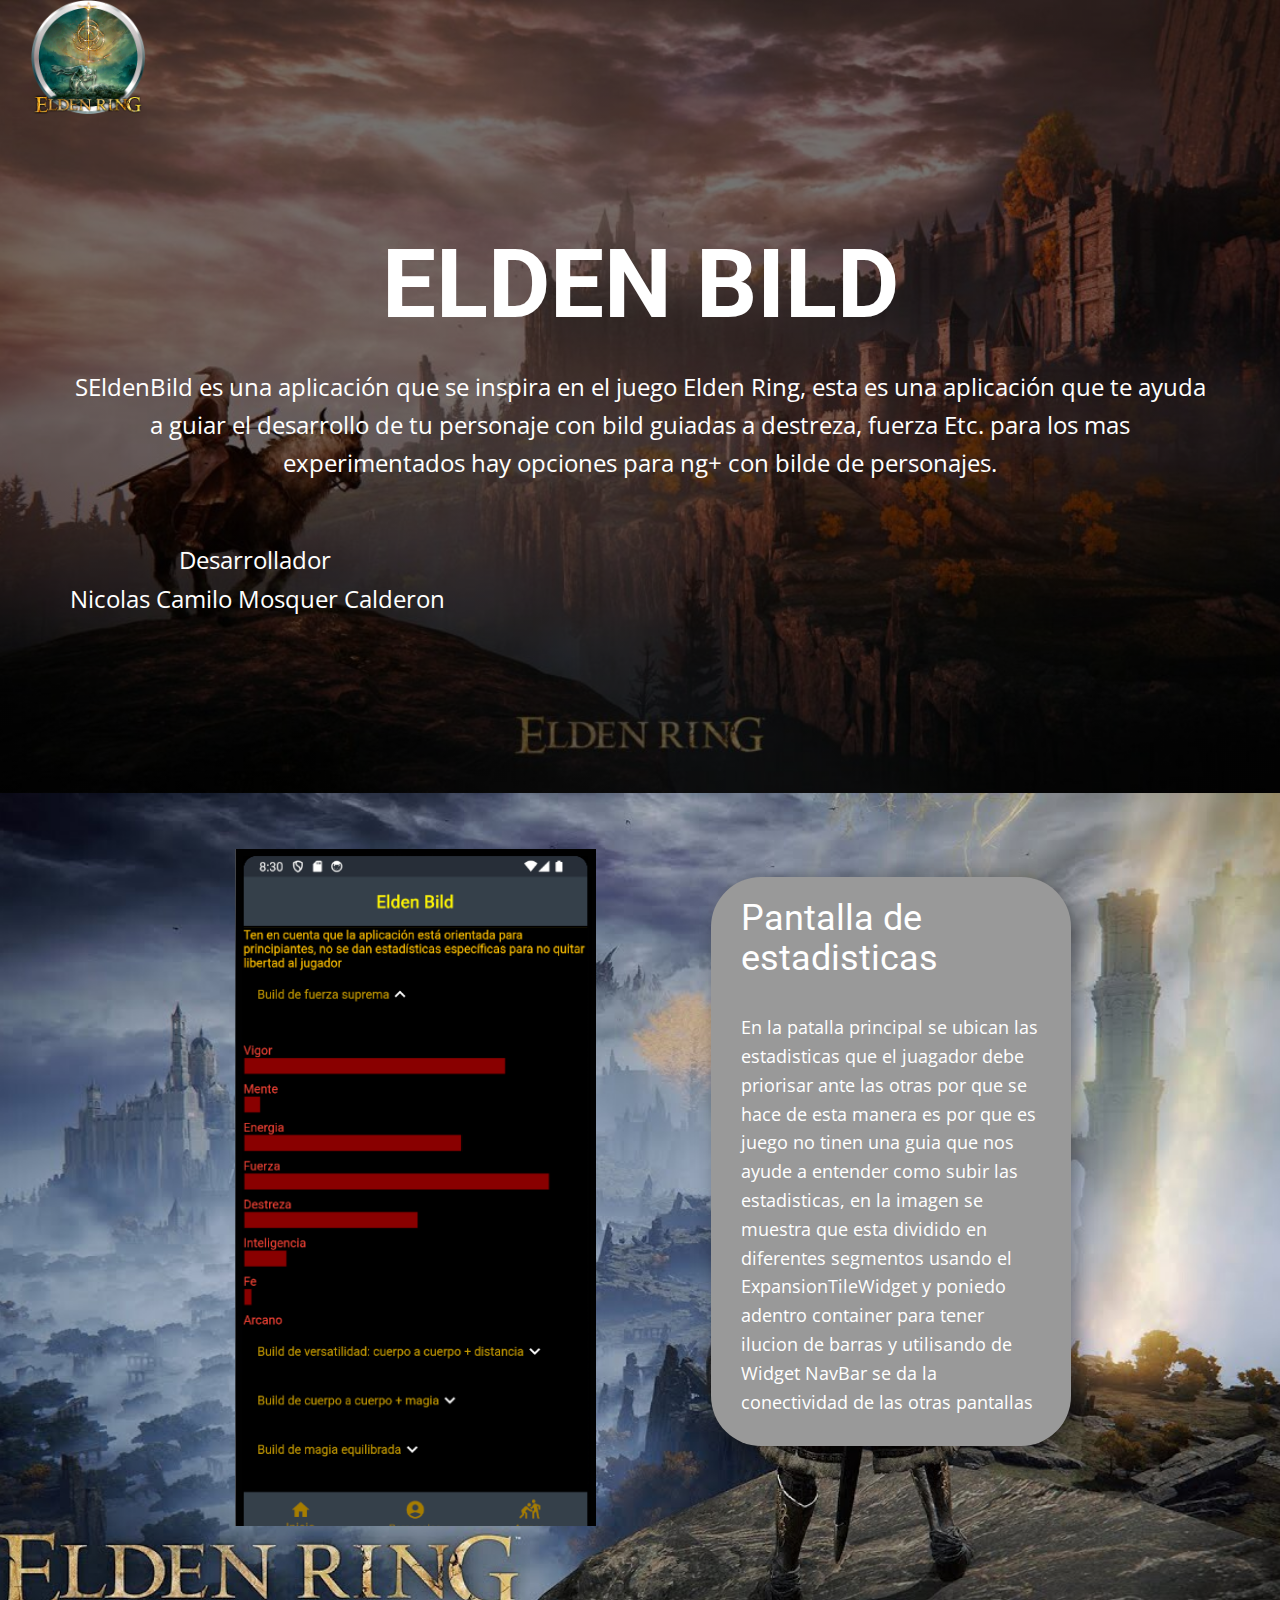
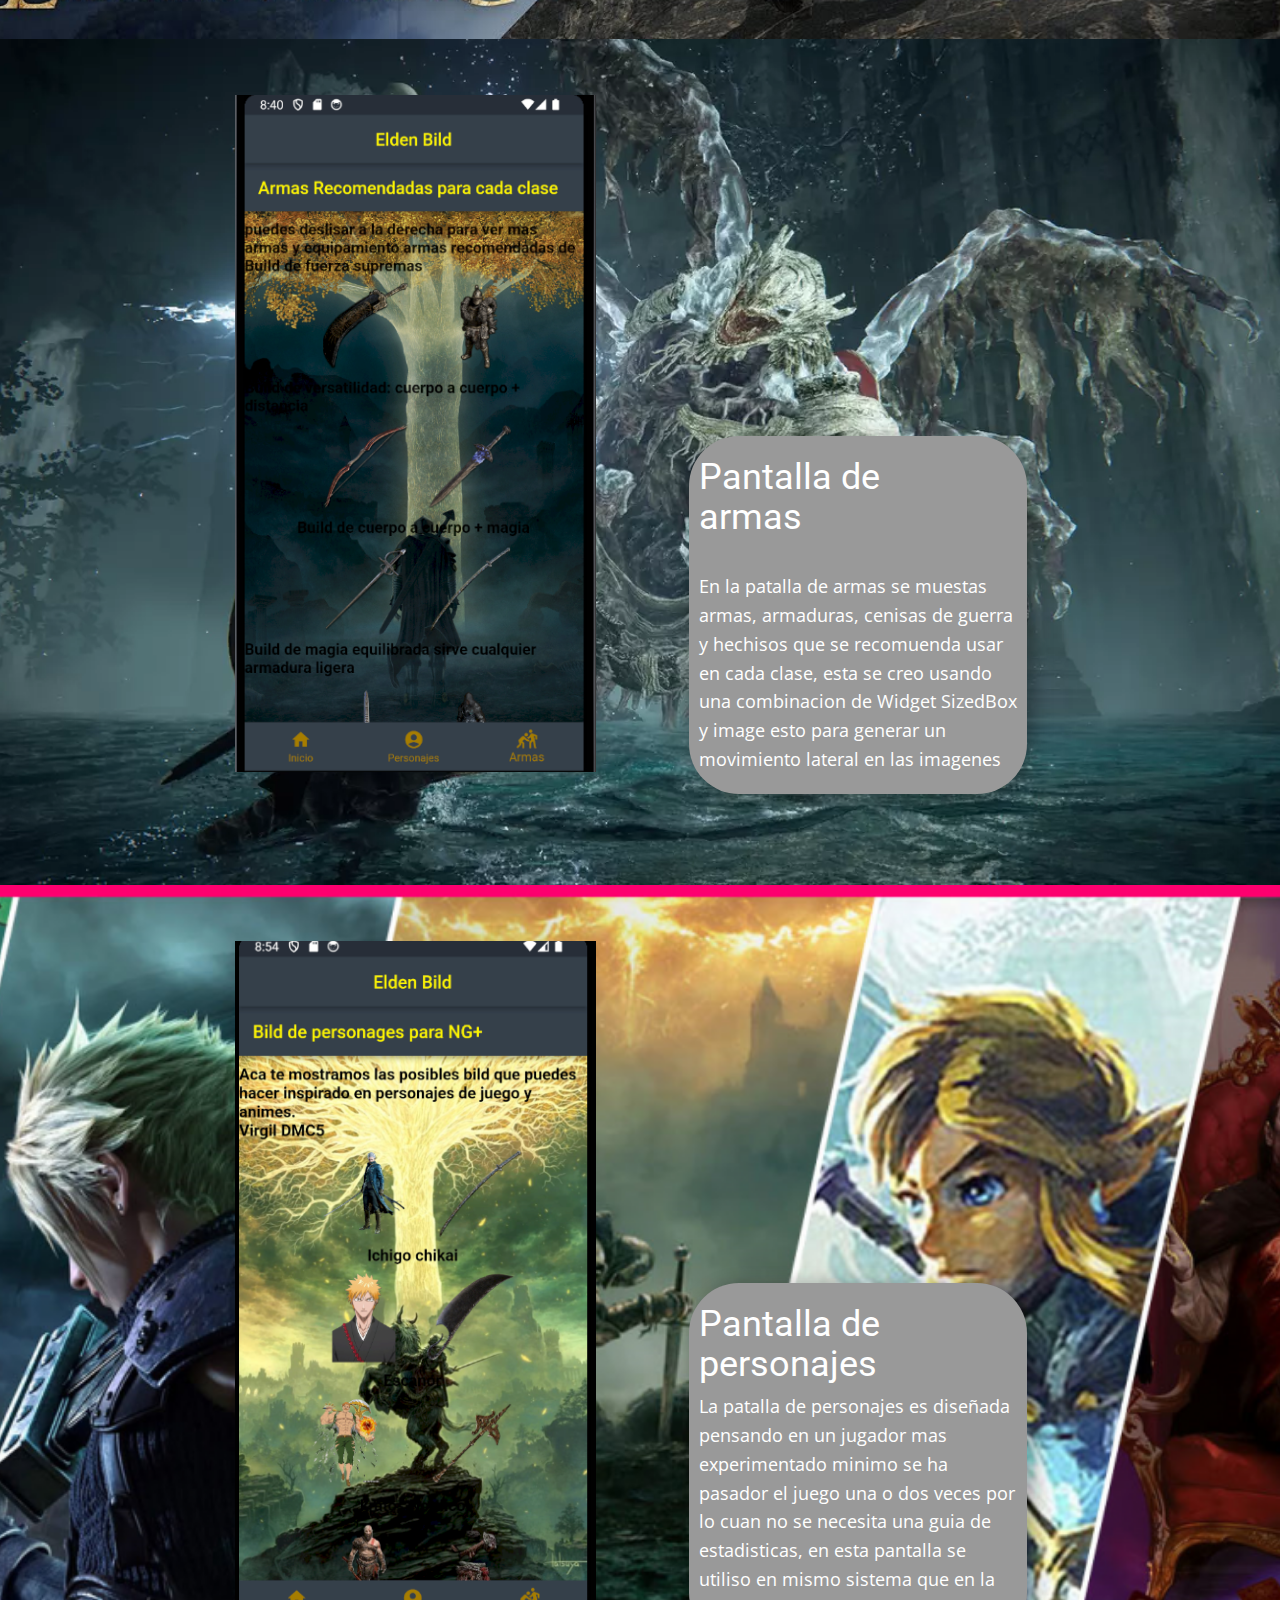
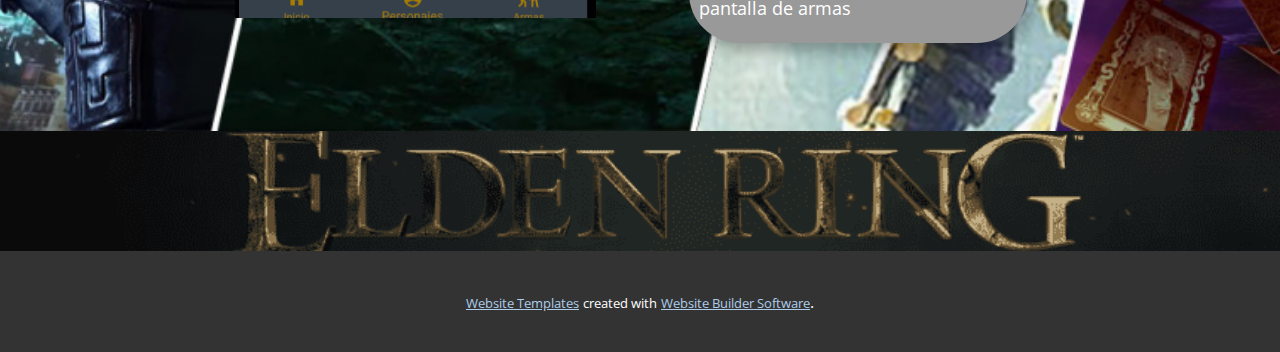
<file: index.html>
<!DOCTYPE html>
<html style="font-size: 16px;" lang="es"><head>
    <meta name="viewport" content="width=device-width, initial-scale=1.0">
    <meta charset="utf-8">
    <meta name="keywords" content="">
    <meta name="description" content="">
    <title>Casa</title>
    <link rel="stylesheet" href="nicepage.css" media="screen">
<link rel="stylesheet" href="Casa.css" media="screen">
    <script class="u-script" type="text/javascript" src="jquery.js" defer=""></script>
    <script class="u-script" type="text/javascript" src="nicepage.js" defer=""></script>
    <meta name="generator" content="Nicepage 5.20.7, nicepage.com">
    <link id="u-theme-google-font" rel="stylesheet" href="https://fonts.googleapis.com/css?family=Roboto:100,100i,300,300i,400,400i,500,500i,700,700i,900,900i|Open+Sans:300,300i,400,400i,500,500i,600,600i,700,700i,800,800i">
    
    
    
    
    
    
    <script type="application/ld+json">{
		"@context": "http://schema.org",
		"@type": "Organization",
		"name": "Elden Bild",
		"logo": "images/elden_ring_by_pooterman_df0orkx-fullview.png"
}</script>
    <meta name="theme-color" content="#478ac9">
    <meta property="og:title" content="Casa">
    <meta property="og:description" content="">
    <meta property="og:type" content="website">
  <meta data-intl-tel-input-cdn-path="intlTelInput/"></head>
  <body data-home-page="Casa.html" data-home-page-title="Casa" data-path-to-root="./" data-include-products="false" class="u-body u-overlap u-xl-mode" data-lang="es"><header class="u-clearfix u-header u-header" id="sec-1ef9"><div class="u-clearfix u-sheet u-sheet-1">
        <a href="https://nicepage.com" class="u-image u-logo u-image-1" data-image-width="512" data-image-height="512">
          <img src="images/elden_ring_by_pooterman_df0orkx-fullview.png" class="u-logo-image u-logo-image-1">
        </a>
      </div></header>
    <section class="u-align-center u-clearfix u-image u-shading u-section-1" src="" data-image-width="1170" data-image-height="658" id="sec-4d8b">
      <div class="u-clearfix u-sheet u-sheet-1">
        <h1 class="u-text u-text-default u-title u-text-1">ELDEN BILD</h1>
        <p class="u-large-text u-text u-text-default u-text-variant u-text-2">S​EldenBild es una aplicación que se inspira en el juego Elden Ring, esta es una aplicación que te ayuda a guiar el desarrollo de tu personaje con bild guiadas a destreza, fuerza Etc. para los mas experimentados hay opciones para ng+ con bilde de personajes.<br>
          <br>
        </p>
        <p class="u-large-text u-text u-text-default u-text-variant u-text-3">Desarrollador&nbsp;<br>Nicolas Camilo Mosquer Calderon
        </p>
      </div>
    </section>
    <section class="u-clearfix u-image u-section-2" id="carousel_c7bb" data-image-width="1280" data-image-height="720">
      <div class="u-clearfix u-sheet u-sheet-1">
        <img class="custom-expanded u-image u-image-1" src="images/pantalladeinicio.png" data-image-width="372" data-image-height="745">
        <div class="custom-expanded u-align-left u-container-style u-grey-40 u-group u-radius-50 u-shape-round u-group-1">
          <div class="u-container-layout u-container-layout-1">
            <h2 class="u-text u-text-1">Pantalla de estadisticas </h2>
            <p class="u-text u-text-2">En la patalla principal se ubican las estadisticas que el juagador debe priorisar ante las otras por que se hace de esta manera es por que es juego no tinen una guia que nos ayude a entender como subir las estadisticas, en la imagen se muestra que esta dividido en diferentes segmentos usando el ExpansionTileWidget y poniedo adentro container para tener ilucion de barras y utilisando de Widget NavBar se da la conectividad de las otras pantallas</p>
          </div>
        </div>
      </div>
    </section>
    <section class="u-clearfix u-image u-section-3" id="sec-6bd4" data-image-width="1366" data-image-height="768">
      <div class="u-clearfix u-sheet u-sheet-1">
        <img class="custom-expanded u-image u-image-1" src="images/pantalla-armas.png" data-image-width="377" data-image-height="735">
        <div class="custom-expanded u-align-left u-container-style u-grey-40 u-group u-radius-50 u-shape-round u-group-1">
          <div class="u-container-layout u-container-layout-1">
            <h2 class="u-text u-text-1">Pantalla de armas&nbsp;</h2>
            <p class="u-text u-text-2">En la patalla de armas se muestas armas, armaduras, cenisas de guerra y hechisos que se recomuenda usar en cada clase, esta se creo usando una combinacion de Widget SizedBox y image esto para generar un movimiento lateral en las imagenes<br>
            </p>
          </div>
        </div>
      </div>
    </section>
    <section class="u-clearfix u-image u-section-4" id="sec-8880" data-image-width="1024" data-image-height="499">
      <div class="u-clearfix u-sheet u-sheet-1">
        <img class="custom-expanded u-image u-image-1" src="images/pantalla-personajes.png" data-image-width="367" data-image-height="723">
        <div class="custom-expanded u-align-left u-container-style u-grey-40 u-group u-radius-50 u-shape-round u-group-1">
          <div class="u-container-layout u-container-layout-1">
            <h2 class="u-text u-text-1">Pantalla de personajes</h2>
            <p class="u-text u-text-2">La patalla de personajes es diseñada pensando en un jugador mas experimentado minimo se ha pasador el juego una o dos veces por lo cuan no se necesita una guia de estadisticas, en esta pantalla se utiliso en mismo sistema que en la pantalla de armas<br>
            </p>
          </div>
        </div>
      </div>
    </section>
    
    
    
    <footer class="u-align-center u-clearfix u-container-align-center u-footer u-image u-footer" id="sec-b8ff" data-image-width="862" data-image-height="485"><div class="u-clearfix u-sheet u-sheet-1"></div></footer>
    <section class="u-backlink u-clearfix u-grey-80">
      <a class="u-link" href="https://nicepage.com/website-templates" target="_blank">
        <span>Website Templates</span>
      </a>
      <p class="u-text">
        <span>created with</span>
      </p>
      <a class="u-link" href="" target="_blank">
        <span>Website Builder Software</span>
      </a>. 
    </section>
  
</body></html>
</file>
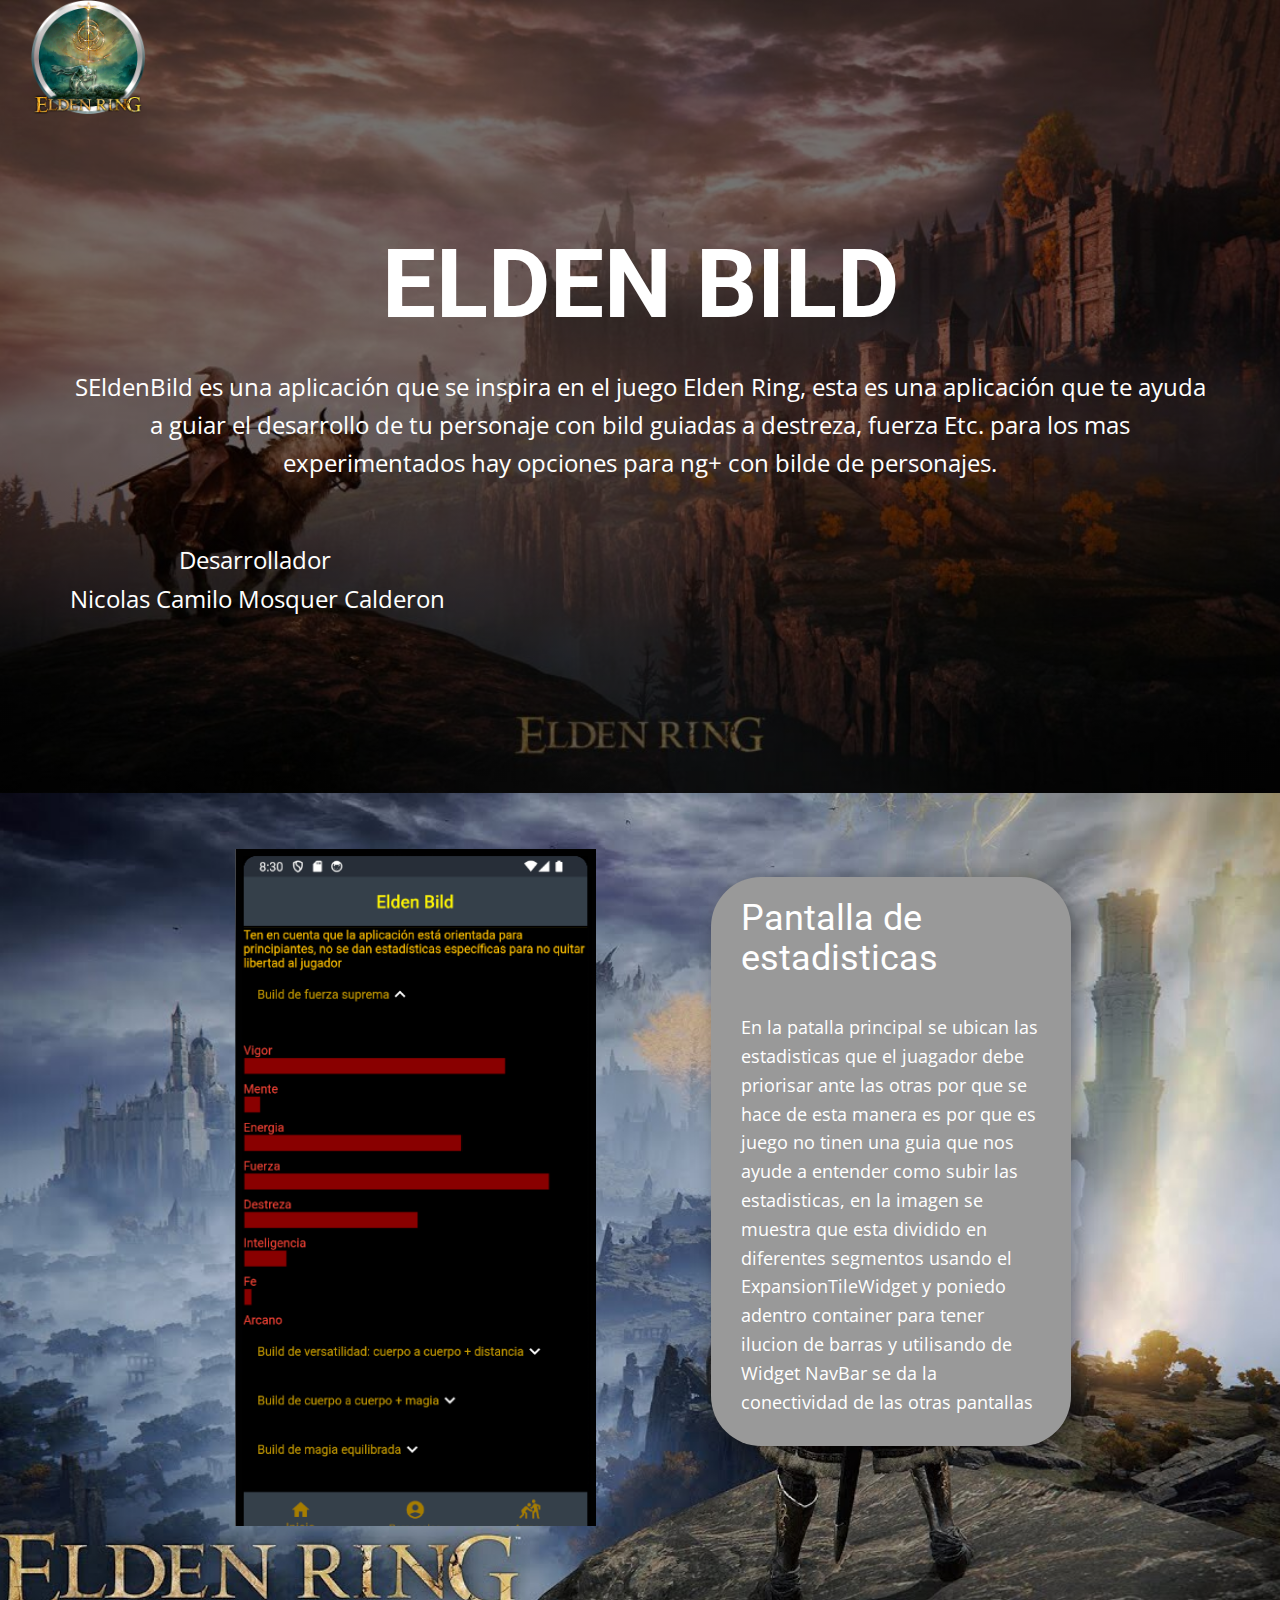
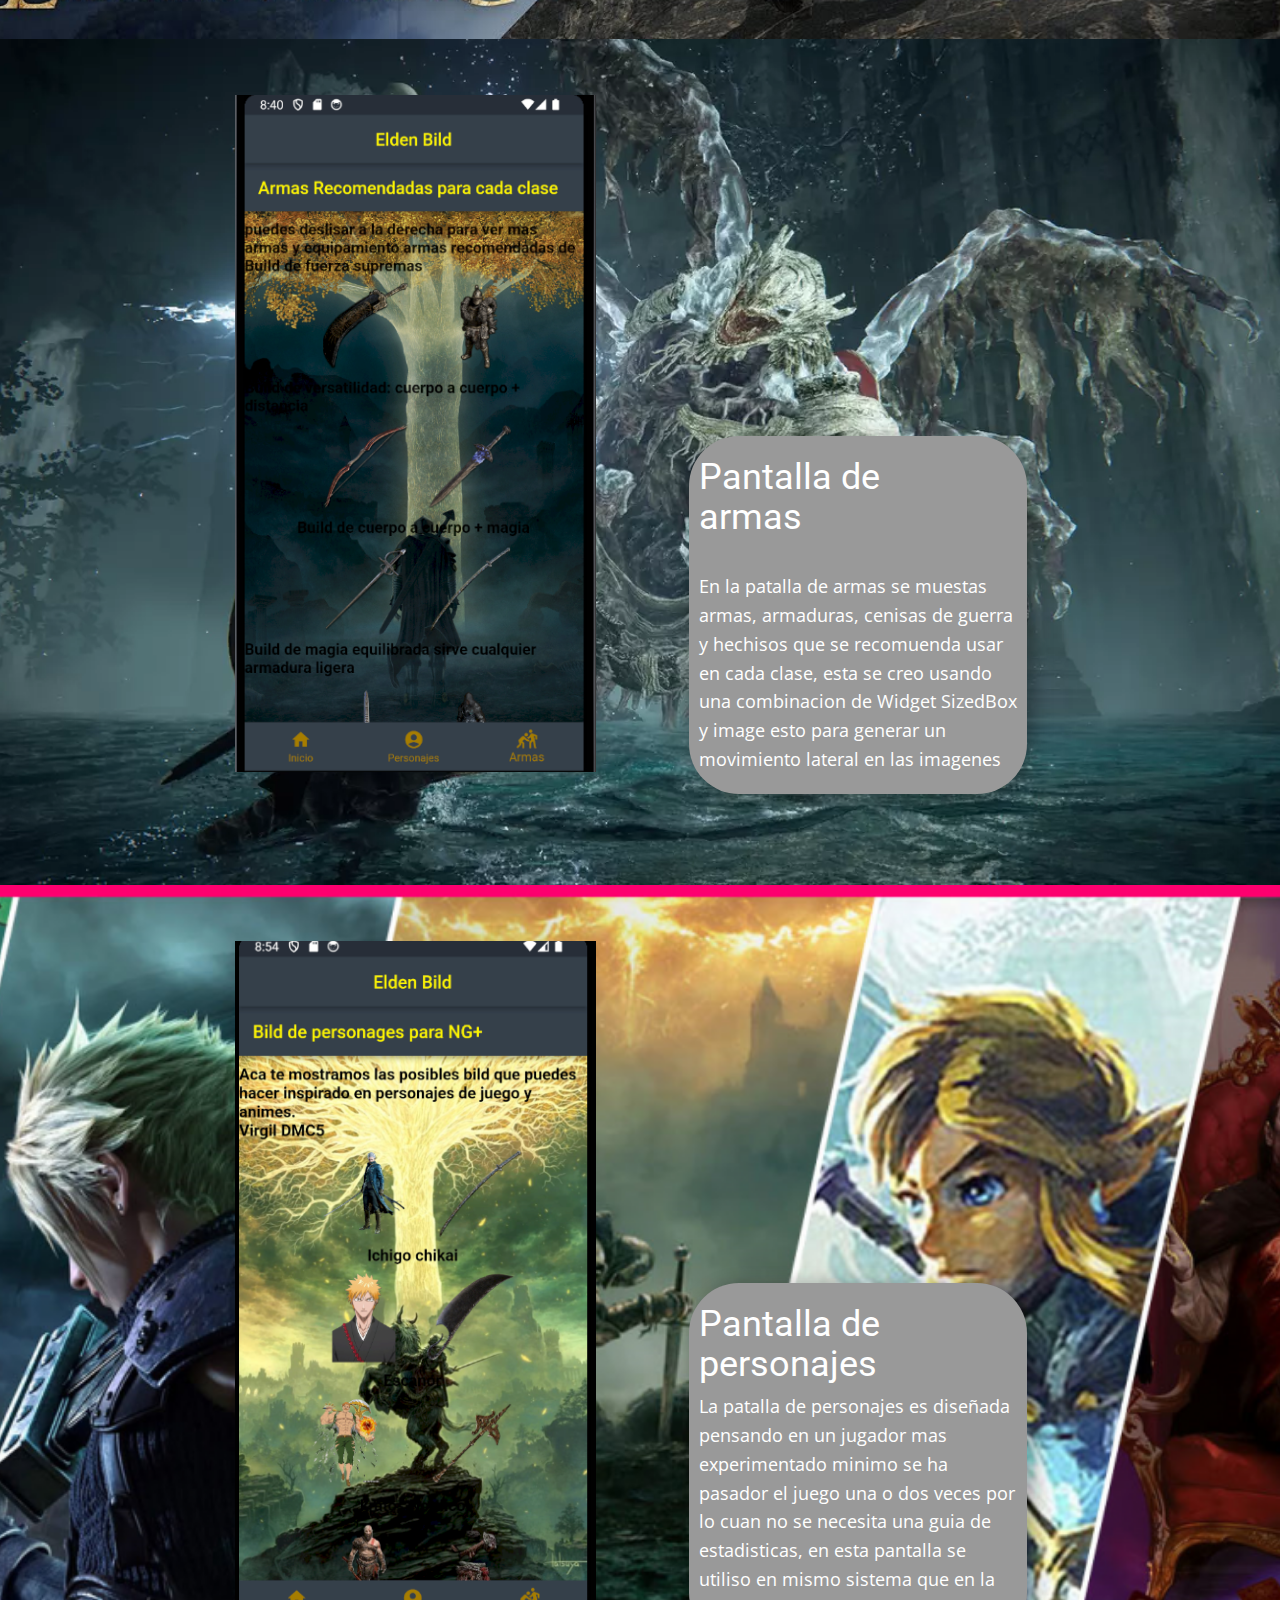
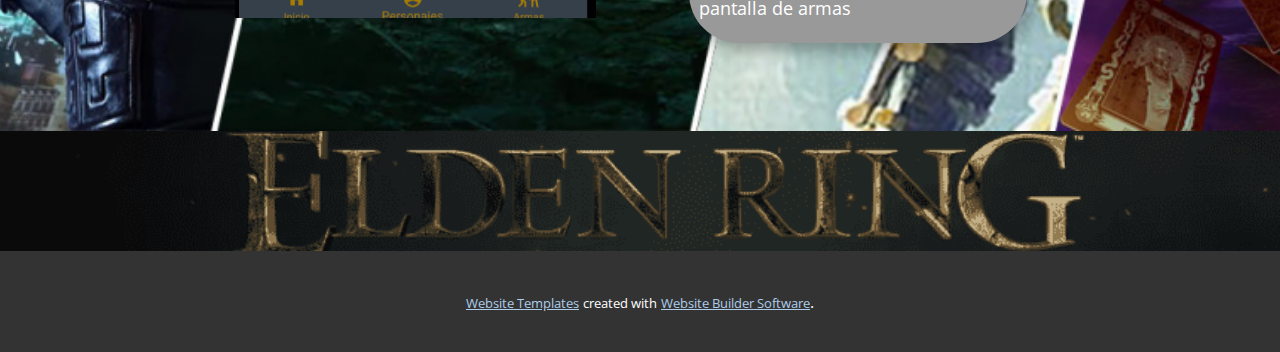
<file: Casa.html>
<!DOCTYPE html>
<html style="font-size: 16px;" lang="es"><head>
    <meta name="viewport" content="width=device-width, initial-scale=1.0">
    <meta charset="utf-8">
    <meta name="keywords" content="">
    <meta name="description" content="">
    <title>Casa</title>
    <link rel="stylesheet" href="nicepage.css" media="screen">
<link rel="stylesheet" href="Casa.css" media="screen">
    <script class="u-script" type="text/javascript" src="jquery.js" defer=""></script>
    <script class="u-script" type="text/javascript" src="nicepage.js" defer=""></script>
    <meta name="generator" content="Nicepage 5.20.7, nicepage.com">
    <link id="u-theme-google-font" rel="stylesheet" href="https://fonts.googleapis.com/css?family=Roboto:100,100i,300,300i,400,400i,500,500i,700,700i,900,900i|Open+Sans:300,300i,400,400i,500,500i,600,600i,700,700i,800,800i">
    
    
    
    
    
    
    <script type="application/ld+json">{
		"@context": "http://schema.org",
		"@type": "Organization",
		"name": "Elden Bild",
		"logo": "images/elden_ring_by_pooterman_df0orkx-fullview.png"
}</script>
    <meta name="theme-color" content="#478ac9">
    <meta property="og:title" content="Casa">
    <meta property="og:description" content="">
    <meta property="og:type" content="website">
  <meta data-intl-tel-input-cdn-path="intlTelInput/"></head>
  <body data-path-to-root="./" data-include-products="false" class="u-body u-overlap u-xl-mode" data-lang="es"><header class="u-clearfix u-header u-header" id="sec-1ef9"><div class="u-clearfix u-sheet u-sheet-1">
        <a href="https://nicepage.com" class="u-image u-logo u-image-1" data-image-width="512" data-image-height="512">
          <img src="images/elden_ring_by_pooterman_df0orkx-fullview.png" class="u-logo-image u-logo-image-1">
        </a>
      </div></header>
    <section class="u-align-center u-clearfix u-image u-shading u-section-1" src="" data-image-width="1170" data-image-height="658" id="sec-4d8b">
      <div class="u-clearfix u-sheet u-sheet-1">
        <h1 class="u-text u-text-default u-title u-text-1">ELDEN BILD</h1>
        <p class="u-large-text u-text u-text-default u-text-variant u-text-2">S​EldenBild es una aplicación que se inspira en el juego Elden Ring, esta es una aplicación que te ayuda a guiar el desarrollo de tu personaje con bild guiadas a destreza, fuerza Etc. para los mas experimentados hay opciones para ng+ con bilde de personajes.<br>
          <br>
        </p>
        <p class="u-large-text u-text u-text-default u-text-variant u-text-3">Desarrollador&nbsp;<br>Nicolas Camilo Mosquer Calderon
        </p>
      </div>
    </section>
    <section class="u-clearfix u-image u-section-2" id="carousel_c7bb" data-image-width="1280" data-image-height="720">
      <div class="u-clearfix u-sheet u-sheet-1">
        <img class="custom-expanded u-image u-image-1" src="images/pantalladeinicio.png" data-image-width="372" data-image-height="745">
        <div class="custom-expanded u-align-left u-container-style u-grey-40 u-group u-radius-50 u-shape-round u-group-1">
          <div class="u-container-layout u-container-layout-1">
            <h2 class="u-text u-text-1">Pantalla de estadisticas </h2>
            <p class="u-text u-text-2">En la patalla principal se ubican las estadisticas que el juagador debe priorisar ante las otras por que se hace de esta manera es por que es juego no tinen una guia que nos ayude a entender como subir las estadisticas, en la imagen se muestra que esta dividido en diferentes segmentos usando el ExpansionTileWidget y poniedo adentro container para tener ilucion de barras y utilisando de Widget NavBar se da la conectividad de las otras pantallas</p>
          </div>
        </div>
      </div>
    </section>
    <section class="u-clearfix u-image u-section-3" id="sec-6bd4" data-image-width="1366" data-image-height="768">
      <div class="u-clearfix u-sheet u-sheet-1">
        <img class="custom-expanded u-image u-image-1" src="images/pantalla-armas.png" data-image-width="377" data-image-height="735">
        <div class="custom-expanded u-align-left u-container-style u-grey-40 u-group u-radius-50 u-shape-round u-group-1">
          <div class="u-container-layout u-container-layout-1">
            <h2 class="u-text u-text-1">Pantalla de armas&nbsp;</h2>
            <p class="u-text u-text-2">En la patalla de armas se muestas armas, armaduras, cenisas de guerra y hechisos que se recomuenda usar en cada clase, esta se creo usando una combinacion de Widget SizedBox y image esto para generar un movimiento lateral en las imagenes<br>
            </p>
          </div>
        </div>
      </div>
    </section>
    <section class="u-clearfix u-image u-section-4" id="sec-8880" data-image-width="1024" data-image-height="499">
      <div class="u-clearfix u-sheet u-sheet-1">
        <img class="custom-expanded u-image u-image-1" src="images/pantalla-personajes.png" data-image-width="367" data-image-height="723">
        <div class="custom-expanded u-align-left u-container-style u-grey-40 u-group u-radius-50 u-shape-round u-group-1">
          <div class="u-container-layout u-container-layout-1">
            <h2 class="u-text u-text-1">Pantalla de personajes</h2>
            <p class="u-text u-text-2">La patalla de personajes es diseñada pensando en un jugador mas experimentado minimo se ha pasador el juego una o dos veces por lo cuan no se necesita una guia de estadisticas, en esta pantalla se utiliso en mismo sistema que en la pantalla de armas<br>
            </p>
          </div>
        </div>
      </div>
    </section>
    
    
    
    <footer class="u-align-center u-clearfix u-container-align-center u-footer u-image u-footer" id="sec-b8ff" data-image-width="862" data-image-height="485"><div class="u-clearfix u-sheet u-sheet-1"></div></footer>
    <section class="u-backlink u-clearfix u-grey-80">
      <a class="u-link" href="https://nicepage.com/website-templates" target="_blank">
        <span>Website Templates</span>
      </a>
      <p class="u-text">
        <span>created with</span>
      </p>
      <a class="u-link" href="" target="_blank">
        <span>Website Builder Software</span>
      </a>. 
    </section>
  
</body></html>
</file>
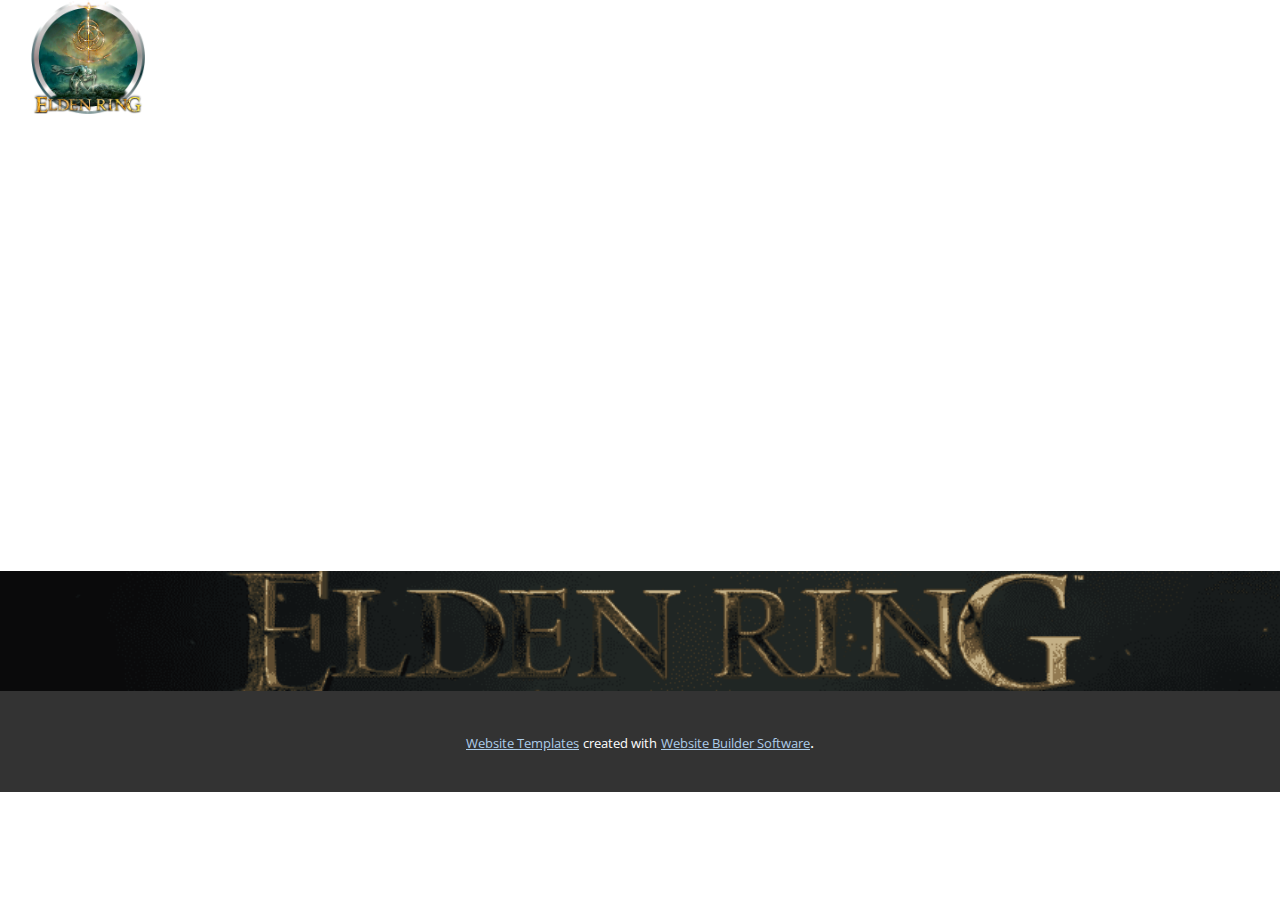
<file: Contacto.html>
<!DOCTYPE html>
<html style="font-size: 16px;" lang="es"><head>
    <meta name="viewport" content="width=device-width, initial-scale=1.0">
    <meta charset="utf-8">
    <meta name="keywords" content="">
    <meta name="description" content="">
    <title>Contacto</title>
    <link rel="stylesheet" href="nicepage.css" media="screen">
<link rel="stylesheet" href="Contacto.css" media="screen">
    <script class="u-script" type="text/javascript" src="jquery.js" defer=""></script>
    <script class="u-script" type="text/javascript" src="nicepage.js" defer=""></script>
    <meta name="generator" content="Nicepage 5.20.7, nicepage.com">
    <link id="u-theme-google-font" rel="stylesheet" href="https://fonts.googleapis.com/css?family=Roboto:100,100i,300,300i,400,400i,500,500i,700,700i,900,900i|Open+Sans:300,300i,400,400i,500,500i,600,600i,700,700i,800,800i">
    
    
    
    <script type="application/ld+json">{
		"@context": "http://schema.org",
		"@type": "Organization",
		"name": "Elden Bild",
		"logo": "images/elden_ring_by_pooterman_df0orkx-fullview.png"
}</script>
    <meta name="theme-color" content="#478ac9">
    <meta property="og:title" content="Contacto">
    <meta property="og:description" content="">
    <meta property="og:type" content="website">
  <meta data-intl-tel-input-cdn-path="intlTelInput/"></head>
  <body data-path-to-root="./" data-include-products="false" class="u-body u-xl-mode" data-lang="es"><header class="u-clearfix u-header u-header" id="sec-1ef9"><div class="u-clearfix u-sheet u-sheet-1">
        <a href="https://nicepage.com" class="u-image u-logo u-image-1" data-image-width="512" data-image-height="512">
          <img src="images/elden_ring_by_pooterman_df0orkx-fullview.png" class="u-logo-image u-logo-image-1">
        </a>
      </div></header>
    <section class="u-clearfix u-section-1" id="sec-26f2">
      <div class="u-clearfix u-sheet u-sheet-1"></div>
    </section>
    
    
    
    <footer class="u-align-center u-clearfix u-container-align-center u-footer u-image u-footer" id="sec-b8ff" data-image-width="862" data-image-height="485"><div class="u-clearfix u-sheet u-sheet-1"></div></footer>
    <section class="u-backlink u-clearfix u-grey-80">
      <a class="u-link" href="https://nicepage.com/website-templates" target="_blank">
        <span>Website Templates</span>
      </a>
      <p class="u-text">
        <span>created with</span>
      </p>
      <a class="u-link" href="" target="_blank">
        <span>Website Builder Software</span>
      </a>. 
    </section>
  
</body></html>
</file>
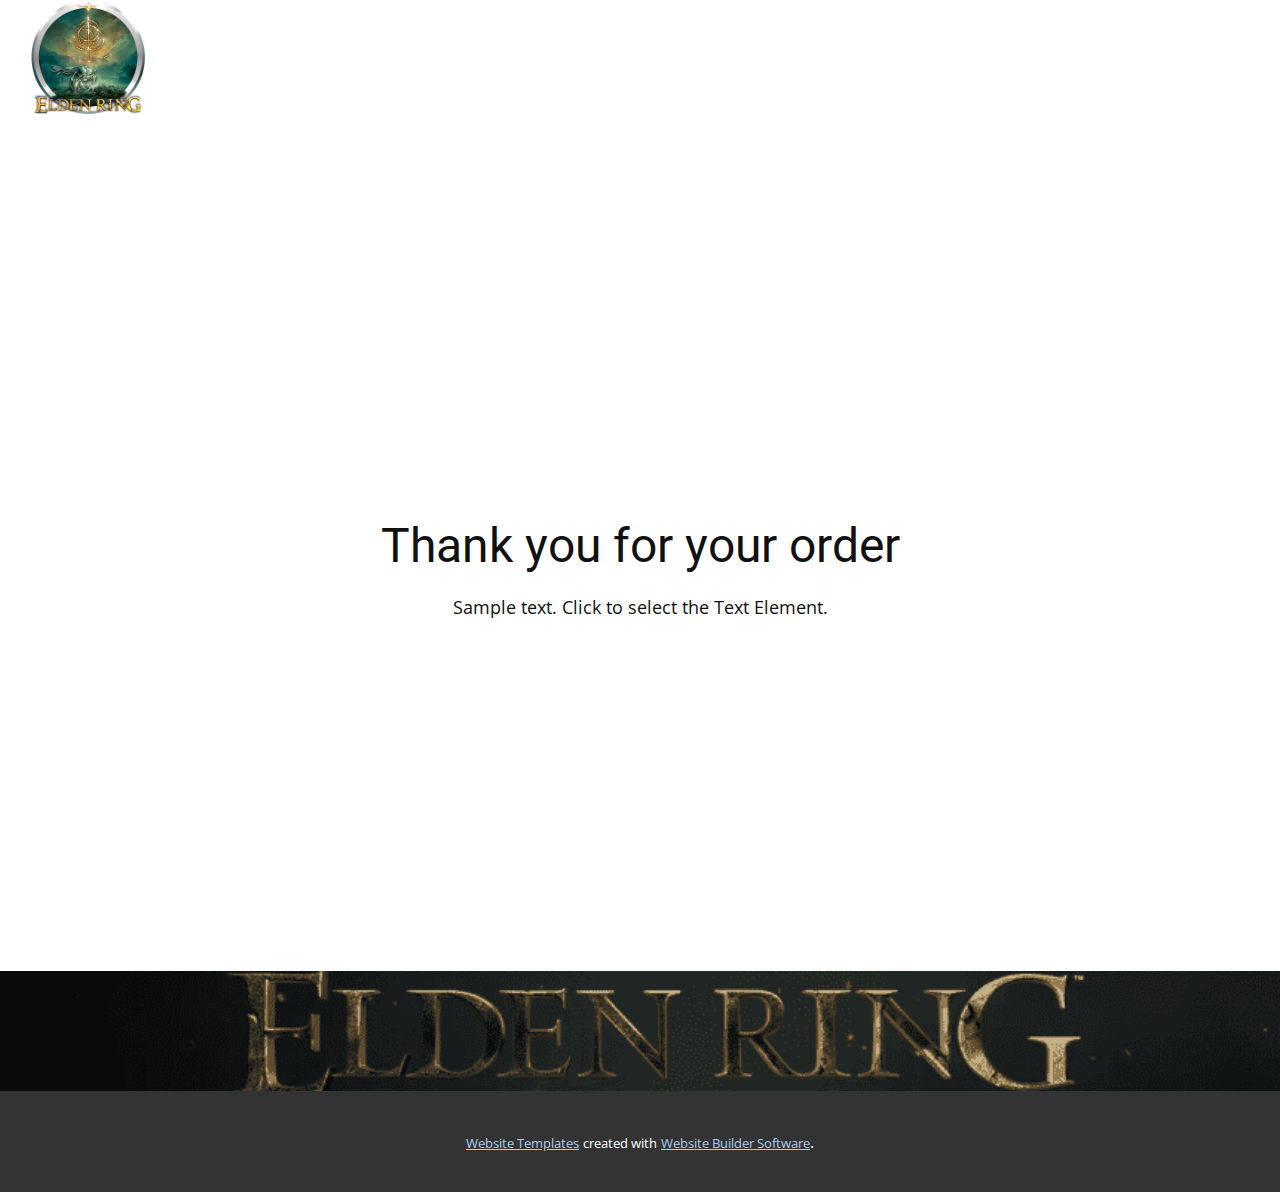
<file: thank-you-page.html>
<!DOCTYPE html>
<html style="font-size: 16px;" lang="es"><head>
    <meta name="viewport" content="width=device-width, initial-scale=1.0">
    <meta charset="utf-8">
    <meta name="keywords" content="Thank you for your order">
    <meta name="description" content="">
    <title>Thank You Page Template</title>
    <link rel="stylesheet" href="nicepage.css" media="screen">
<link rel="stylesheet" href="Thank-You-Page-Template.css" media="screen">
    <script class="u-script" type="text/javascript" src="jquery.js" defer=""></script>
    <script class="u-script" type="text/javascript" src="nicepage.js" defer=""></script>
    <meta name="generator" content="Nicepage 5.20.7, nicepage.com">
    <link id="u-theme-google-font" rel="stylesheet" href="https://fonts.googleapis.com/css?family=Roboto:100,100i,300,300i,400,400i,500,500i,700,700i,900,900i|Open+Sans:300,300i,400,400i,500,500i,600,600i,700,700i,800,800i">
    
    
    
    <script type="application/ld+json">{
		"@context": "http://schema.org",
		"@type": "Organization",
		"name": "Elden Bild",
		"logo": "images/elden_ring_by_pooterman_df0orkx-fullview.png"
}</script>
    <meta name="theme-color" content="#478ac9">
    <meta property="og:title" content="Thank You Page Template">
    <meta property="og:description" content="">
    <meta property="og:type" content="website">
  <meta data-intl-tel-input-cdn-path="intlTelInput/"></head>
  <body data-path-to-root="./" data-include-products="false" class="u-body u-xl-mode" data-lang="es"><header class="u-clearfix u-header u-header" id="sec-1ef9"><div class="u-clearfix u-sheet u-sheet-1">
        <a href="https://nicepage.com" class="u-image u-logo u-image-1" data-image-width="512" data-image-height="512">
          <img src="images/elden_ring_by_pooterman_df0orkx-fullview.png" class="u-logo-image u-logo-image-1">
        </a>
      </div></header>
    <section class="u-align-center u-clearfix u-container-align-center u-section-1" id="sec-c0a0">
      <div class="u-clearfix u-sheet u-valign-middle u-sheet-1">
        <h2 class="u-align-center u-text u-text-default u-text-1"> Thank you for your order</h2>
        <p class="u-align-center u-text u-text-default u-text-2">Sample text. Click to select the Text Element.</p>
      </div>
    </section>
    
    
    
    <footer class="u-align-center u-clearfix u-container-align-center u-footer u-image u-footer" id="sec-b8ff" data-image-width="862" data-image-height="485"><div class="u-clearfix u-sheet u-sheet-1"></div></footer>
    <section class="u-backlink u-clearfix u-grey-80">
      <a class="u-link" href="https://nicepage.com/website-templates" target="_blank">
        <span>Website Templates</span>
      </a>
      <p class="u-text">
        <span>created with</span>
      </p>
      <a class="u-link" href="" target="_blank">
        <span>Website Builder Software</span>
      </a>. 
    </section>
  
</body></html>
</file>
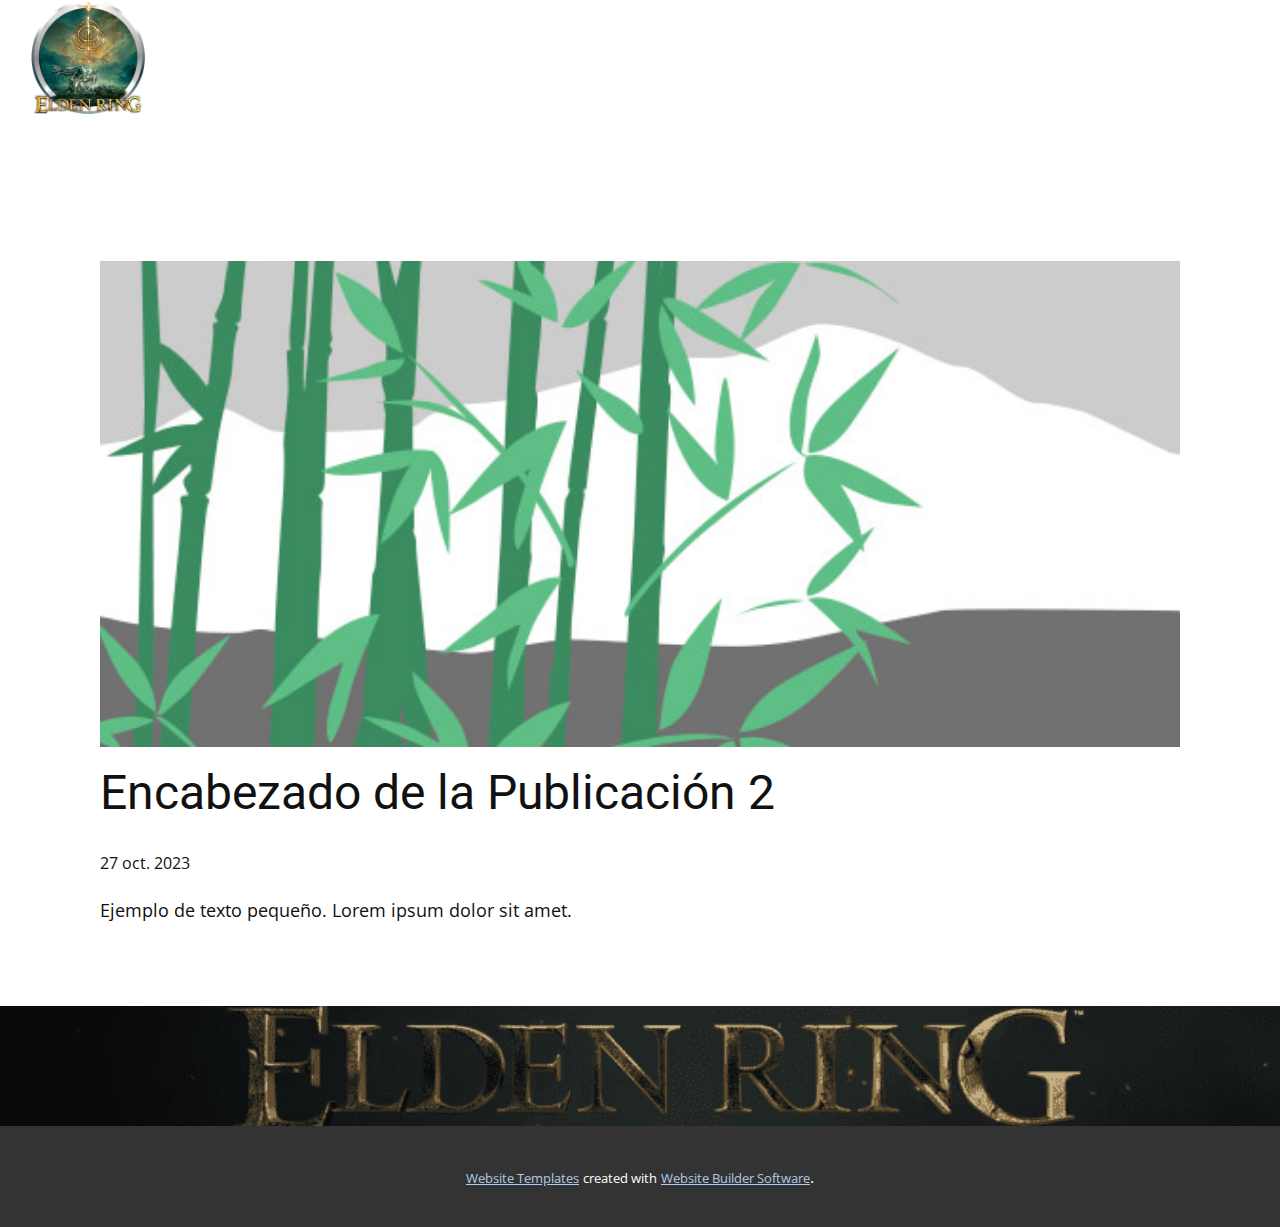
<file: blog/enviar-1.html>
<!DOCTYPE html>
<html style="font-size: 16px;" lang="es"><head>
    <meta name="viewport" content="width=device-width, initial-scale=1.0">
    <meta charset="utf-8">
    <meta name="keywords" content="Encabezado de la Publicación 1">
    <meta name="description" content="">
    <title>Encabezado de la Publicación 2</title>
    <link rel="stylesheet" href="../nicepage.css" media="screen">
<link rel="stylesheet" href="../Post-Template.css" media="screen">
    <script class="u-script" type="text/javascript" src="../jquery.js" defer=""></script>
    <script class="u-script" type="text/javascript" src="../nicepage.js" defer=""></script>
    <meta name="generator" content="Nicepage 5.20.7, nicepage.com">
    <link id="u-theme-google-font" rel="stylesheet" href="https://fonts.googleapis.com/css?family=Roboto:100,100i,300,300i,400,400i,500,500i,700,700i,900,900i|Open+Sans:300,300i,400,400i,500,500i,600,600i,700,700i,800,800i">
    
    
    
    <script type="application/ld+json">{
		"@context": "http://schema.org",
		"@type": "Organization",
		"name": "Elden Bild",
		"logo": "images/elden_ring_by_pooterman_df0orkx-fullview.png"
}</script>
    <meta name="theme-color" content="#478ac9">
  <meta data-intl-tel-input-cdn-path="intlTelInput/"></head>
  <body data-path-to-root="./" data-include-products="false" class="u-body u-xl-mode" data-lang="es"><header class="u-clearfix u-header u-header" id="sec-1ef9"><div class="u-clearfix u-sheet u-sheet-1">
        <a href="https://nicepage.com" class="u-image u-logo u-image-1" data-image-width="512" data-image-height="512">
          <img src="../images/elden_ring_by_pooterman_df0orkx-fullview.png" class="u-logo-image u-logo-image-1">
        </a>
      </div></header>
    <section class="u-align-center u-clearfix u-section-1" id="sec-ac0c">
      <div class="u-clearfix u-sheet u-valign-middle-md u-valign-middle-sm u-valign-middle-xs u-sheet-1"><!--post_details--><!--post_details_options_json--><!--{"source":""}--><!--/post_details_options_json--><!--blog_post-->
        <div class="u-container-style u-expanded-width u-post-details u-post-details-1">
          <div class="u-container-layout u-valign-middle u-container-layout-1"><!--blog_post_image-->
            <img alt="" class="u-blog-control u-expanded-width u-image u-image-default u-image-1" src="../images/68f64b9d.jpeg"><!--/blog_post_image--><!--blog_post_header-->
            <h2 class="u-blog-control u-text u-text-1">Encabezado de la Publicación 2</h2><!--/blog_post_header--><!--blog_post_metadata-->
            <div class="u-blog-control u-metadata u-metadata-1"><!--blog_post_metadata_date-->
              <span class="u-meta-date u-meta-icon">27 oct. 2023</span><!--/blog_post_metadata_date--><!--blog_post_metadata_category-->
              <!--/blog_post_metadata_category--><!--blog_post_metadata_comments-->
              <!--/blog_post_metadata_comments-->
            </div><!--/blog_post_metadata--><!--blog_post_content-->
            <div class="u-align-justify u-blog-control u-post-content u-text u-text-2 fr-view">
  Ejemplo de texto pequeño. Lorem ipsum dolor sit amet.
  </div><!--/blog_post_content-->
          </div>
        </div><!--/blog_post--><!--/post_details-->
      </div>
    </section>
    
    
    
    <footer class="u-align-center u-clearfix u-container-align-center u-footer u-image u-footer" id="sec-b8ff" data-image-width="862" data-image-height="485"><div class="u-clearfix u-sheet u-sheet-1"></div></footer>
    <section class="u-backlink u-clearfix u-grey-80">
      <a class="u-link" href="https://nicepage.com/website-templates" target="_blank">
        <span>Website Templates</span>
      </a>
      <p class="u-text">
        <span>created with</span>
      </p>
      <a class="u-link" href="" target="_blank">
        <span>Website Builder Software</span>
      </a>. 
    </section>
  
</body></html>
</file>
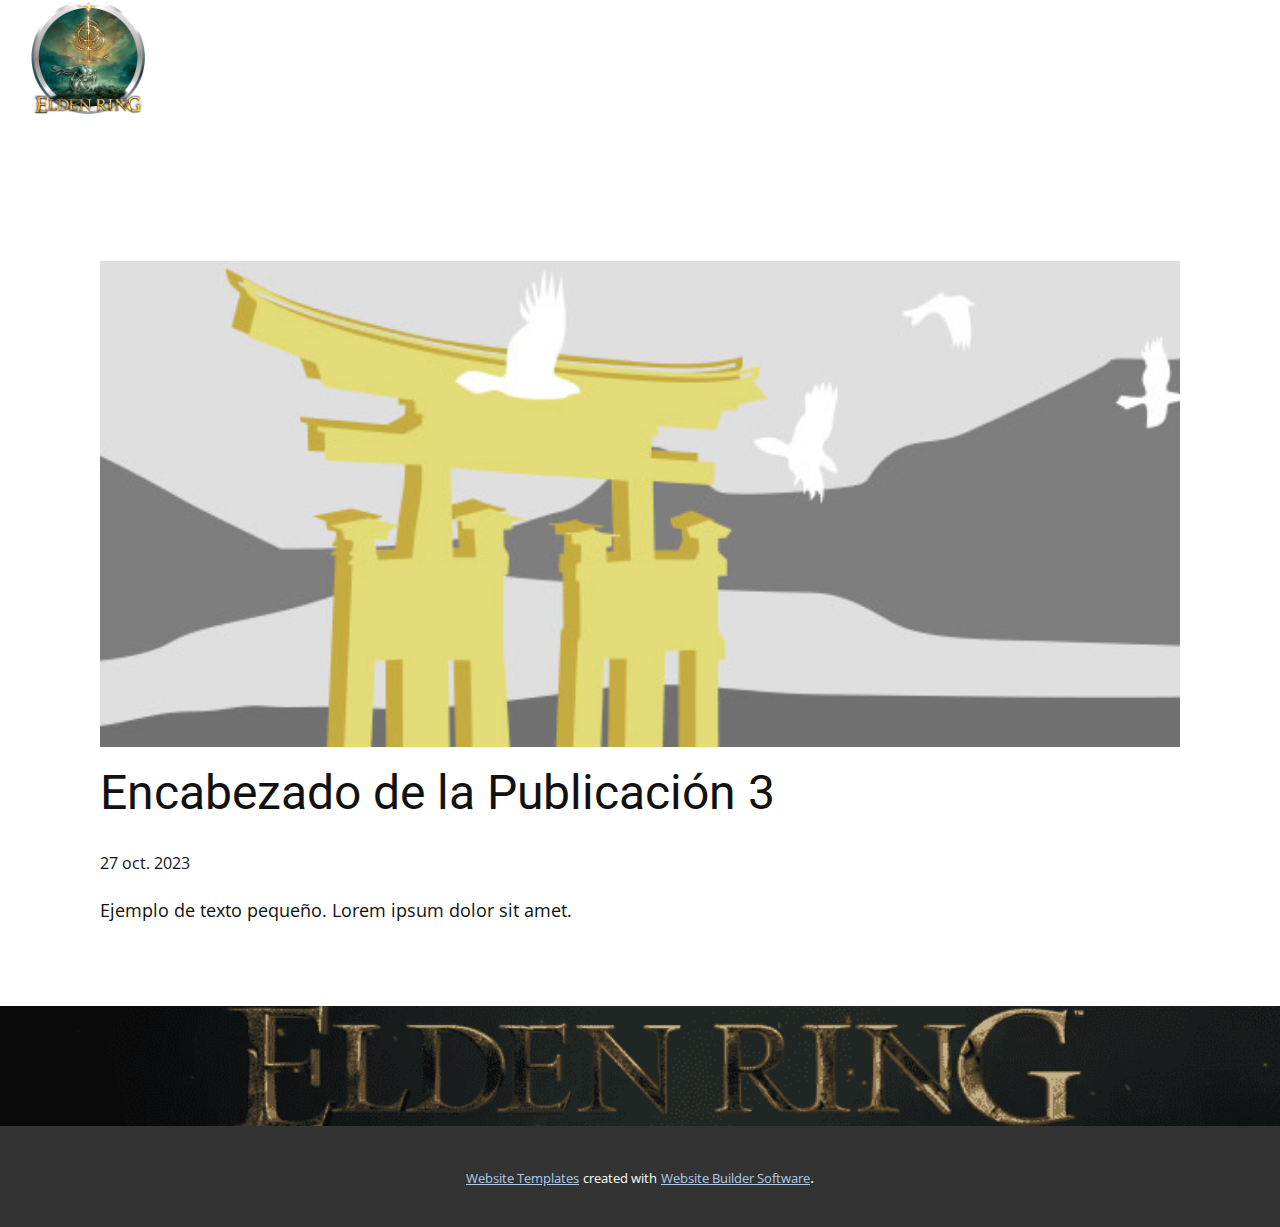
<file: blog/enviar-2.html>
<!DOCTYPE html>
<html style="font-size: 16px;" lang="es"><head>
    <meta name="viewport" content="width=device-width, initial-scale=1.0">
    <meta charset="utf-8">
    <meta name="keywords" content="Encabezado de la Publicación 1">
    <meta name="description" content="">
    <title>Encabezado de la Publicación 3</title>
    <link rel="stylesheet" href="../nicepage.css" media="screen">
<link rel="stylesheet" href="../Post-Template.css" media="screen">
    <script class="u-script" type="text/javascript" src="../jquery.js" defer=""></script>
    <script class="u-script" type="text/javascript" src="../nicepage.js" defer=""></script>
    <meta name="generator" content="Nicepage 5.20.7, nicepage.com">
    <link id="u-theme-google-font" rel="stylesheet" href="https://fonts.googleapis.com/css?family=Roboto:100,100i,300,300i,400,400i,500,500i,700,700i,900,900i|Open+Sans:300,300i,400,400i,500,500i,600,600i,700,700i,800,800i">
    
    
    
    <script type="application/ld+json">{
		"@context": "http://schema.org",
		"@type": "Organization",
		"name": "Elden Bild",
		"logo": "images/elden_ring_by_pooterman_df0orkx-fullview.png"
}</script>
    <meta name="theme-color" content="#478ac9">
  <meta data-intl-tel-input-cdn-path="intlTelInput/"></head>
  <body data-path-to-root="./" data-include-products="false" class="u-body u-xl-mode" data-lang="es"><header class="u-clearfix u-header u-header" id="sec-1ef9"><div class="u-clearfix u-sheet u-sheet-1">
        <a href="https://nicepage.com" class="u-image u-logo u-image-1" data-image-width="512" data-image-height="512">
          <img src="../images/elden_ring_by_pooterman_df0orkx-fullview.png" class="u-logo-image u-logo-image-1">
        </a>
      </div></header>
    <section class="u-align-center u-clearfix u-section-1" id="sec-ac0c">
      <div class="u-clearfix u-sheet u-valign-middle-md u-valign-middle-sm u-valign-middle-xs u-sheet-1"><!--post_details--><!--post_details_options_json--><!--{"source":""}--><!--/post_details_options_json--><!--blog_post-->
        <div class="u-container-style u-expanded-width u-post-details u-post-details-1">
          <div class="u-container-layout u-valign-middle u-container-layout-1"><!--blog_post_image-->
            <img alt="" class="u-blog-control u-expanded-width u-image u-image-default u-image-1" src="../images/8ad73f3c.jpeg"><!--/blog_post_image--><!--blog_post_header-->
            <h2 class="u-blog-control u-text u-text-1">Encabezado de la Publicación 3</h2><!--/blog_post_header--><!--blog_post_metadata-->
            <div class="u-blog-control u-metadata u-metadata-1"><!--blog_post_metadata_date-->
              <span class="u-meta-date u-meta-icon">27 oct. 2023</span><!--/blog_post_metadata_date--><!--blog_post_metadata_category-->
              <!--/blog_post_metadata_category--><!--blog_post_metadata_comments-->
              <!--/blog_post_metadata_comments-->
            </div><!--/blog_post_metadata--><!--blog_post_content-->
            <div class="u-align-justify u-blog-control u-post-content u-text u-text-2 fr-view">
  Ejemplo de texto pequeño. Lorem ipsum dolor sit amet.
  </div><!--/blog_post_content-->
          </div>
        </div><!--/blog_post--><!--/post_details-->
      </div>
    </section>
    
    
    
    <footer class="u-align-center u-clearfix u-container-align-center u-footer u-image u-footer" id="sec-b8ff" data-image-width="862" data-image-height="485"><div class="u-clearfix u-sheet u-sheet-1"></div></footer>
    <section class="u-backlink u-clearfix u-grey-80">
      <a class="u-link" href="https://nicepage.com/website-templates" target="_blank">
        <span>Website Templates</span>
      </a>
      <p class="u-text">
        <span>created with</span>
      </p>
      <a class="u-link" href="" target="_blank">
        <span>Website Builder Software</span>
      </a>. 
    </section>
  
</body></html>
</file>
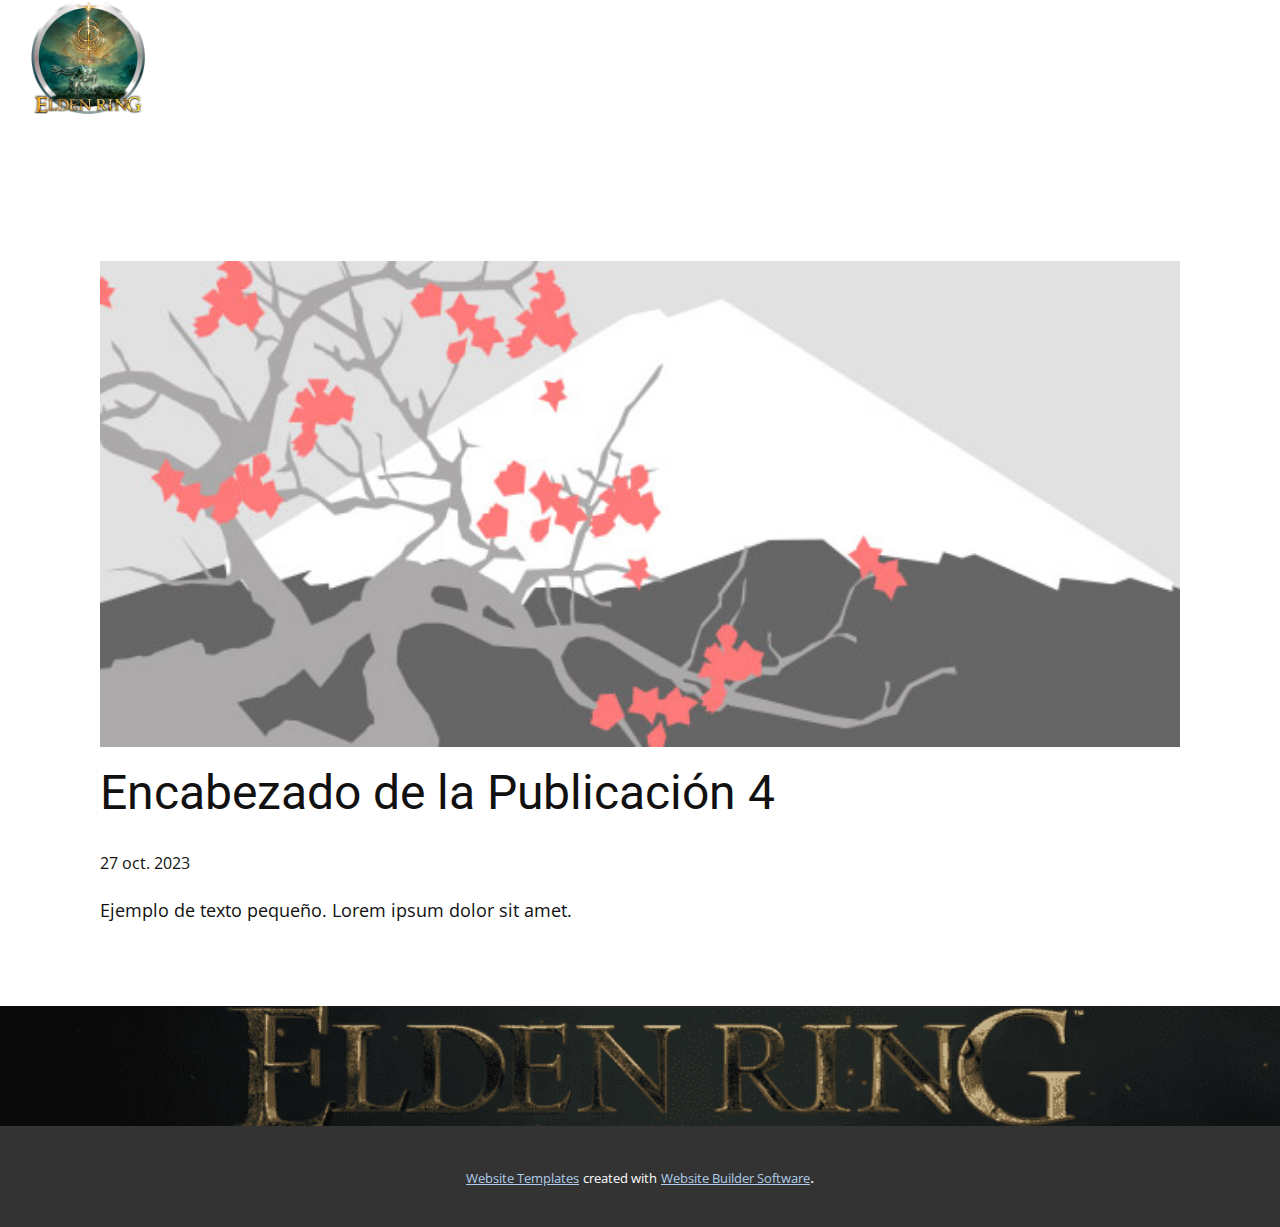
<file: blog/enviar-3.html>
<!DOCTYPE html>
<html style="font-size: 16px;" lang="es"><head>
    <meta name="viewport" content="width=device-width, initial-scale=1.0">
    <meta charset="utf-8">
    <meta name="keywords" content="Encabezado de la Publicación 1">
    <meta name="description" content="">
    <title>Encabezado de la Publicación 4</title>
    <link rel="stylesheet" href="../nicepage.css" media="screen">
<link rel="stylesheet" href="../Post-Template.css" media="screen">
    <script class="u-script" type="text/javascript" src="../jquery.js" defer=""></script>
    <script class="u-script" type="text/javascript" src="../nicepage.js" defer=""></script>
    <meta name="generator" content="Nicepage 5.20.7, nicepage.com">
    <link id="u-theme-google-font" rel="stylesheet" href="https://fonts.googleapis.com/css?family=Roboto:100,100i,300,300i,400,400i,500,500i,700,700i,900,900i|Open+Sans:300,300i,400,400i,500,500i,600,600i,700,700i,800,800i">
    
    
    
    <script type="application/ld+json">{
		"@context": "http://schema.org",
		"@type": "Organization",
		"name": "Elden Bild",
		"logo": "images/elden_ring_by_pooterman_df0orkx-fullview.png"
}</script>
    <meta name="theme-color" content="#478ac9">
  <meta data-intl-tel-input-cdn-path="intlTelInput/"></head>
  <body data-path-to-root="./" data-include-products="false" class="u-body u-xl-mode" data-lang="es"><header class="u-clearfix u-header u-header" id="sec-1ef9"><div class="u-clearfix u-sheet u-sheet-1">
        <a href="https://nicepage.com" class="u-image u-logo u-image-1" data-image-width="512" data-image-height="512">
          <img src="../images/elden_ring_by_pooterman_df0orkx-fullview.png" class="u-logo-image u-logo-image-1">
        </a>
      </div></header>
    <section class="u-align-center u-clearfix u-section-1" id="sec-ac0c">
      <div class="u-clearfix u-sheet u-valign-middle-md u-valign-middle-sm u-valign-middle-xs u-sheet-1"><!--post_details--><!--post_details_options_json--><!--{"source":""}--><!--/post_details_options_json--><!--blog_post-->
        <div class="u-container-style u-expanded-width u-post-details u-post-details-1">
          <div class="u-container-layout u-valign-middle u-container-layout-1"><!--blog_post_image-->
            <img alt="" class="u-blog-control u-expanded-width u-image u-image-default u-image-1" src="../images/0fd3416c.jpeg"><!--/blog_post_image--><!--blog_post_header-->
            <h2 class="u-blog-control u-text u-text-1">Encabezado de la Publicación 4</h2><!--/blog_post_header--><!--blog_post_metadata-->
            <div class="u-blog-control u-metadata u-metadata-1"><!--blog_post_metadata_date-->
              <span class="u-meta-date u-meta-icon">27 oct. 2023</span><!--/blog_post_metadata_date--><!--blog_post_metadata_category-->
              <!--/blog_post_metadata_category--><!--blog_post_metadata_comments-->
              <!--/blog_post_metadata_comments-->
            </div><!--/blog_post_metadata--><!--blog_post_content-->
            <div class="u-align-justify u-blog-control u-post-content u-text u-text-2 fr-view">
  Ejemplo de texto pequeño. Lorem ipsum dolor sit amet.
  </div><!--/blog_post_content-->
          </div>
        </div><!--/blog_post--><!--/post_details-->
      </div>
    </section>
    
    
    
    <footer class="u-align-center u-clearfix u-container-align-center u-footer u-image u-footer" id="sec-b8ff" data-image-width="862" data-image-height="485"><div class="u-clearfix u-sheet u-sheet-1"></div></footer>
    <section class="u-backlink u-clearfix u-grey-80">
      <a class="u-link" href="https://nicepage.com/website-templates" target="_blank">
        <span>Website Templates</span>
      </a>
      <p class="u-text">
        <span>created with</span>
      </p>
      <a class="u-link" href="" target="_blank">
        <span>Website Builder Software</span>
      </a>. 
    </section>
  
</body></html>
</file>
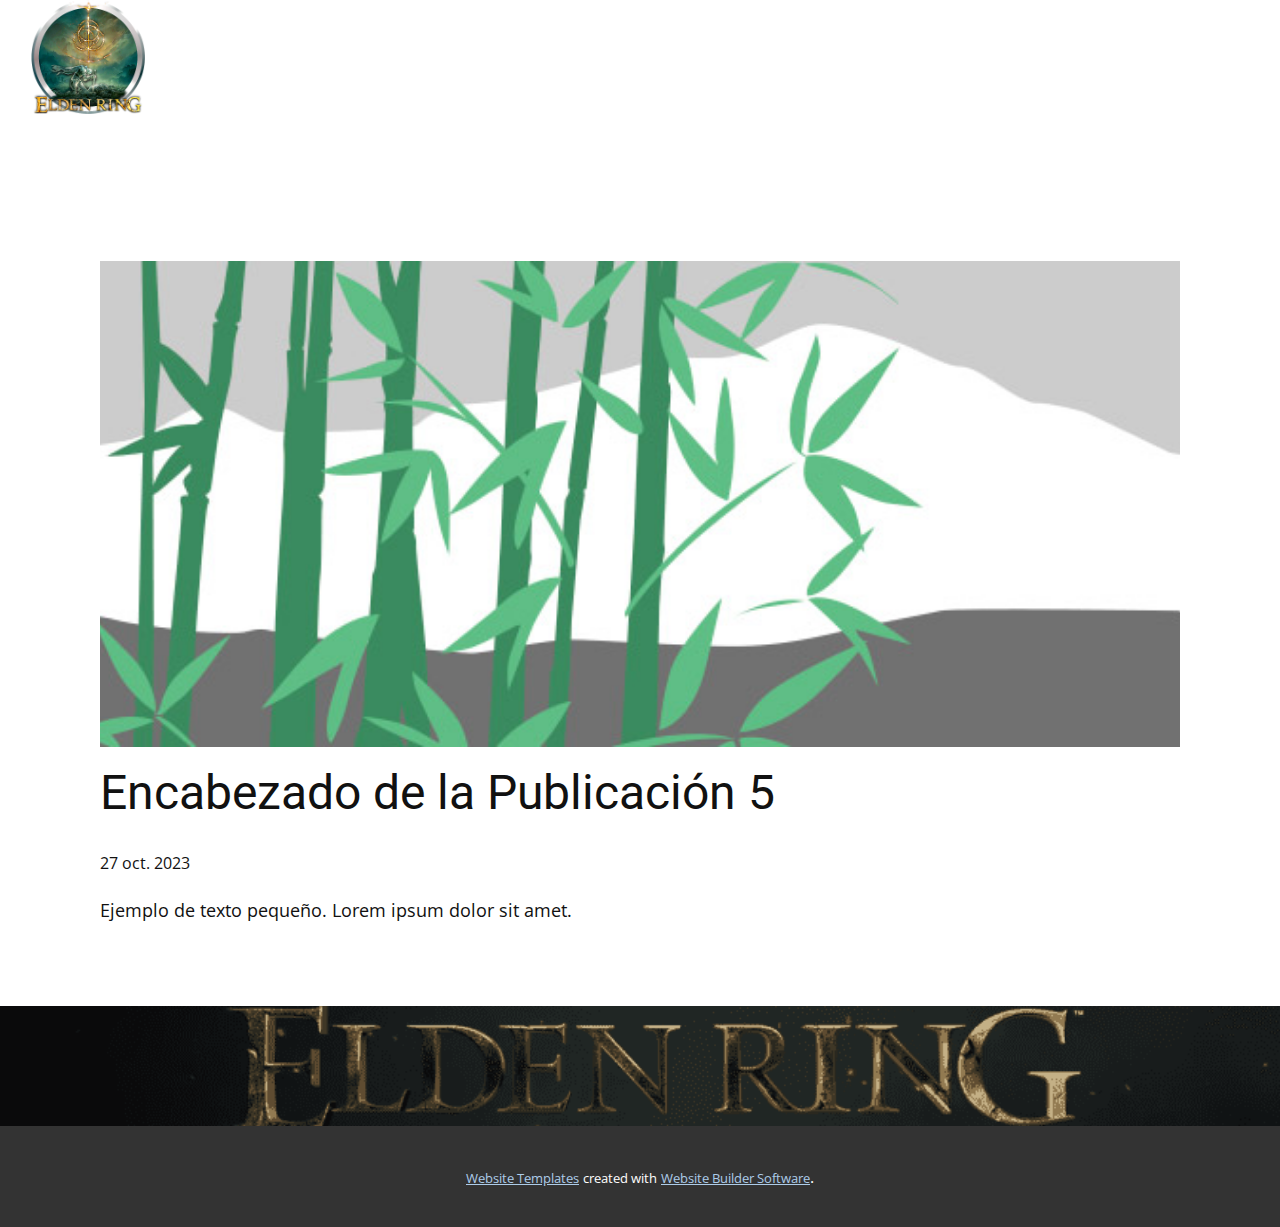
<file: blog/enviar-4.html>
<!DOCTYPE html>
<html style="font-size: 16px;" lang="es"><head>
    <meta name="viewport" content="width=device-width, initial-scale=1.0">
    <meta charset="utf-8">
    <meta name="keywords" content="Encabezado de la Publicación 1">
    <meta name="description" content="">
    <title>Encabezado de la Publicación 5</title>
    <link rel="stylesheet" href="../nicepage.css" media="screen">
<link rel="stylesheet" href="../Post-Template.css" media="screen">
    <script class="u-script" type="text/javascript" src="../jquery.js" defer=""></script>
    <script class="u-script" type="text/javascript" src="../nicepage.js" defer=""></script>
    <meta name="generator" content="Nicepage 5.20.7, nicepage.com">
    <link id="u-theme-google-font" rel="stylesheet" href="https://fonts.googleapis.com/css?family=Roboto:100,100i,300,300i,400,400i,500,500i,700,700i,900,900i|Open+Sans:300,300i,400,400i,500,500i,600,600i,700,700i,800,800i">
    
    
    
    <script type="application/ld+json">{
		"@context": "http://schema.org",
		"@type": "Organization",
		"name": "Elden Bild",
		"logo": "images/elden_ring_by_pooterman_df0orkx-fullview.png"
}</script>
    <meta name="theme-color" content="#478ac9">
  <meta data-intl-tel-input-cdn-path="intlTelInput/"></head>
  <body data-path-to-root="./" data-include-products="false" class="u-body u-xl-mode" data-lang="es"><header class="u-clearfix u-header u-header" id="sec-1ef9"><div class="u-clearfix u-sheet u-sheet-1">
        <a href="https://nicepage.com" class="u-image u-logo u-image-1" data-image-width="512" data-image-height="512">
          <img src="../images/elden_ring_by_pooterman_df0orkx-fullview.png" class="u-logo-image u-logo-image-1">
        </a>
      </div></header>
    <section class="u-align-center u-clearfix u-section-1" id="sec-ac0c">
      <div class="u-clearfix u-sheet u-valign-middle-md u-valign-middle-sm u-valign-middle-xs u-sheet-1"><!--post_details--><!--post_details_options_json--><!--{"source":""}--><!--/post_details_options_json--><!--blog_post-->
        <div class="u-container-style u-expanded-width u-post-details u-post-details-1">
          <div class="u-container-layout u-valign-middle u-container-layout-1"><!--blog_post_image-->
            <img alt="" class="u-blog-control u-expanded-width u-image u-image-default u-image-1" src="../images/68f64b9d.jpeg"><!--/blog_post_image--><!--blog_post_header-->
            <h2 class="u-blog-control u-text u-text-1">Encabezado de la Publicación 5</h2><!--/blog_post_header--><!--blog_post_metadata-->
            <div class="u-blog-control u-metadata u-metadata-1"><!--blog_post_metadata_date-->
              <span class="u-meta-date u-meta-icon">27 oct. 2023</span><!--/blog_post_metadata_date--><!--blog_post_metadata_category-->
              <!--/blog_post_metadata_category--><!--blog_post_metadata_comments-->
              <!--/blog_post_metadata_comments-->
            </div><!--/blog_post_metadata--><!--blog_post_content-->
            <div class="u-align-justify u-blog-control u-post-content u-text u-text-2 fr-view">
  Ejemplo de texto pequeño. Lorem ipsum dolor sit amet.
  </div><!--/blog_post_content-->
          </div>
        </div><!--/blog_post--><!--/post_details-->
      </div>
    </section>
    
    
    
    <footer class="u-align-center u-clearfix u-container-align-center u-footer u-image u-footer" id="sec-b8ff" data-image-width="862" data-image-height="485"><div class="u-clearfix u-sheet u-sheet-1"></div></footer>
    <section class="u-backlink u-clearfix u-grey-80">
      <a class="u-link" href="https://nicepage.com/website-templates" target="_blank">
        <span>Website Templates</span>
      </a>
      <p class="u-text">
        <span>created with</span>
      </p>
      <a class="u-link" href="" target="_blank">
        <span>Website Builder Software</span>
      </a>. 
    </section>
  
</body></html>
</file>
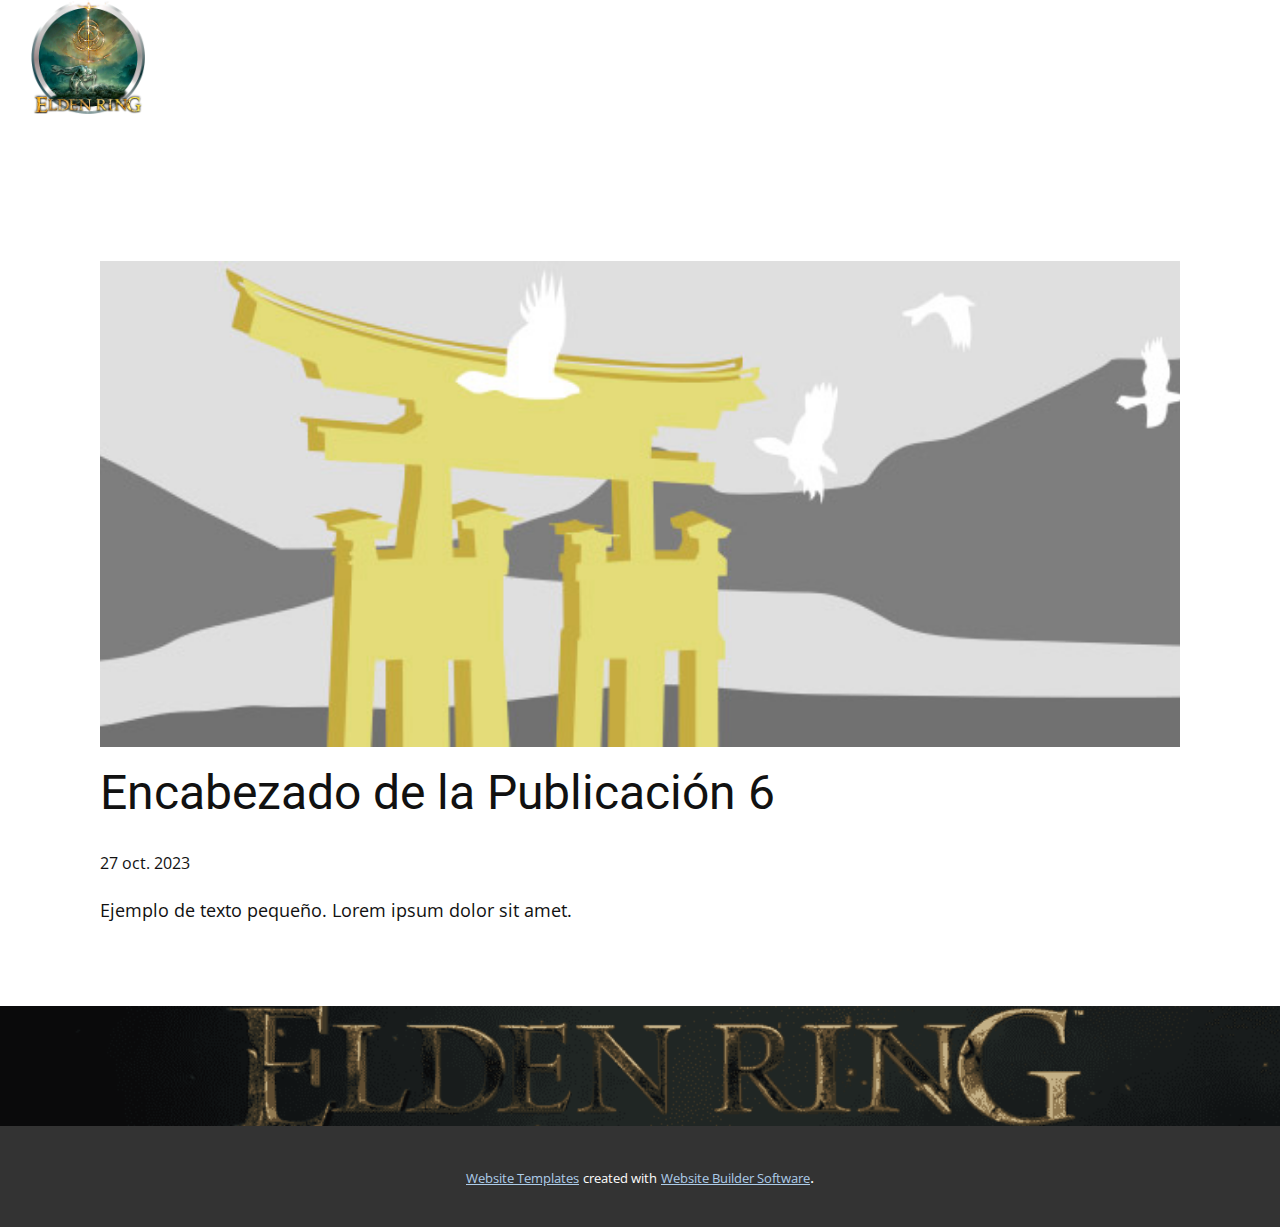
<file: blog/enviar-5.html>
<!DOCTYPE html>
<html style="font-size: 16px;" lang="es"><head>
    <meta name="viewport" content="width=device-width, initial-scale=1.0">
    <meta charset="utf-8">
    <meta name="keywords" content="Encabezado de la Publicación 1">
    <meta name="description" content="">
    <title>Encabezado de la Publicación 6</title>
    <link rel="stylesheet" href="../nicepage.css" media="screen">
<link rel="stylesheet" href="../Post-Template.css" media="screen">
    <script class="u-script" type="text/javascript" src="../jquery.js" defer=""></script>
    <script class="u-script" type="text/javascript" src="../nicepage.js" defer=""></script>
    <meta name="generator" content="Nicepage 5.20.7, nicepage.com">
    <link id="u-theme-google-font" rel="stylesheet" href="https://fonts.googleapis.com/css?family=Roboto:100,100i,300,300i,400,400i,500,500i,700,700i,900,900i|Open+Sans:300,300i,400,400i,500,500i,600,600i,700,700i,800,800i">
    
    
    
    <script type="application/ld+json">{
		"@context": "http://schema.org",
		"@type": "Organization",
		"name": "Elden Bild",
		"logo": "images/elden_ring_by_pooterman_df0orkx-fullview.png"
}</script>
    <meta name="theme-color" content="#478ac9">
  <meta data-intl-tel-input-cdn-path="intlTelInput/"></head>
  <body data-path-to-root="./" data-include-products="false" class="u-body u-xl-mode" data-lang="es"><header class="u-clearfix u-header u-header" id="sec-1ef9"><div class="u-clearfix u-sheet u-sheet-1">
        <a href="https://nicepage.com" class="u-image u-logo u-image-1" data-image-width="512" data-image-height="512">
          <img src="../images/elden_ring_by_pooterman_df0orkx-fullview.png" class="u-logo-image u-logo-image-1">
        </a>
      </div></header>
    <section class="u-align-center u-clearfix u-section-1" id="sec-ac0c">
      <div class="u-clearfix u-sheet u-valign-middle-md u-valign-middle-sm u-valign-middle-xs u-sheet-1"><!--post_details--><!--post_details_options_json--><!--{"source":""}--><!--/post_details_options_json--><!--blog_post-->
        <div class="u-container-style u-expanded-width u-post-details u-post-details-1">
          <div class="u-container-layout u-valign-middle u-container-layout-1"><!--blog_post_image-->
            <img alt="" class="u-blog-control u-expanded-width u-image u-image-default u-image-1" src="../images/8ad73f3c.jpeg"><!--/blog_post_image--><!--blog_post_header-->
            <h2 class="u-blog-control u-text u-text-1">Encabezado de la Publicación 6</h2><!--/blog_post_header--><!--blog_post_metadata-->
            <div class="u-blog-control u-metadata u-metadata-1"><!--blog_post_metadata_date-->
              <span class="u-meta-date u-meta-icon">27 oct. 2023</span><!--/blog_post_metadata_date--><!--blog_post_metadata_category-->
              <!--/blog_post_metadata_category--><!--blog_post_metadata_comments-->
              <!--/blog_post_metadata_comments-->
            </div><!--/blog_post_metadata--><!--blog_post_content-->
            <div class="u-align-justify u-blog-control u-post-content u-text u-text-2 fr-view">
  Ejemplo de texto pequeño. Lorem ipsum dolor sit amet.
  </div><!--/blog_post_content-->
          </div>
        </div><!--/blog_post--><!--/post_details-->
      </div>
    </section>
    
    
    
    <footer class="u-align-center u-clearfix u-container-align-center u-footer u-image u-footer" id="sec-b8ff" data-image-width="862" data-image-height="485"><div class="u-clearfix u-sheet u-sheet-1"></div></footer>
    <section class="u-backlink u-clearfix u-grey-80">
      <a class="u-link" href="https://nicepage.com/website-templates" target="_blank">
        <span>Website Templates</span>
      </a>
      <p class="u-text">
        <span>created with</span>
      </p>
      <a class="u-link" href="" target="_blank">
        <span>Website Builder Software</span>
      </a>. 
    </section>
  
</body></html>
</file>
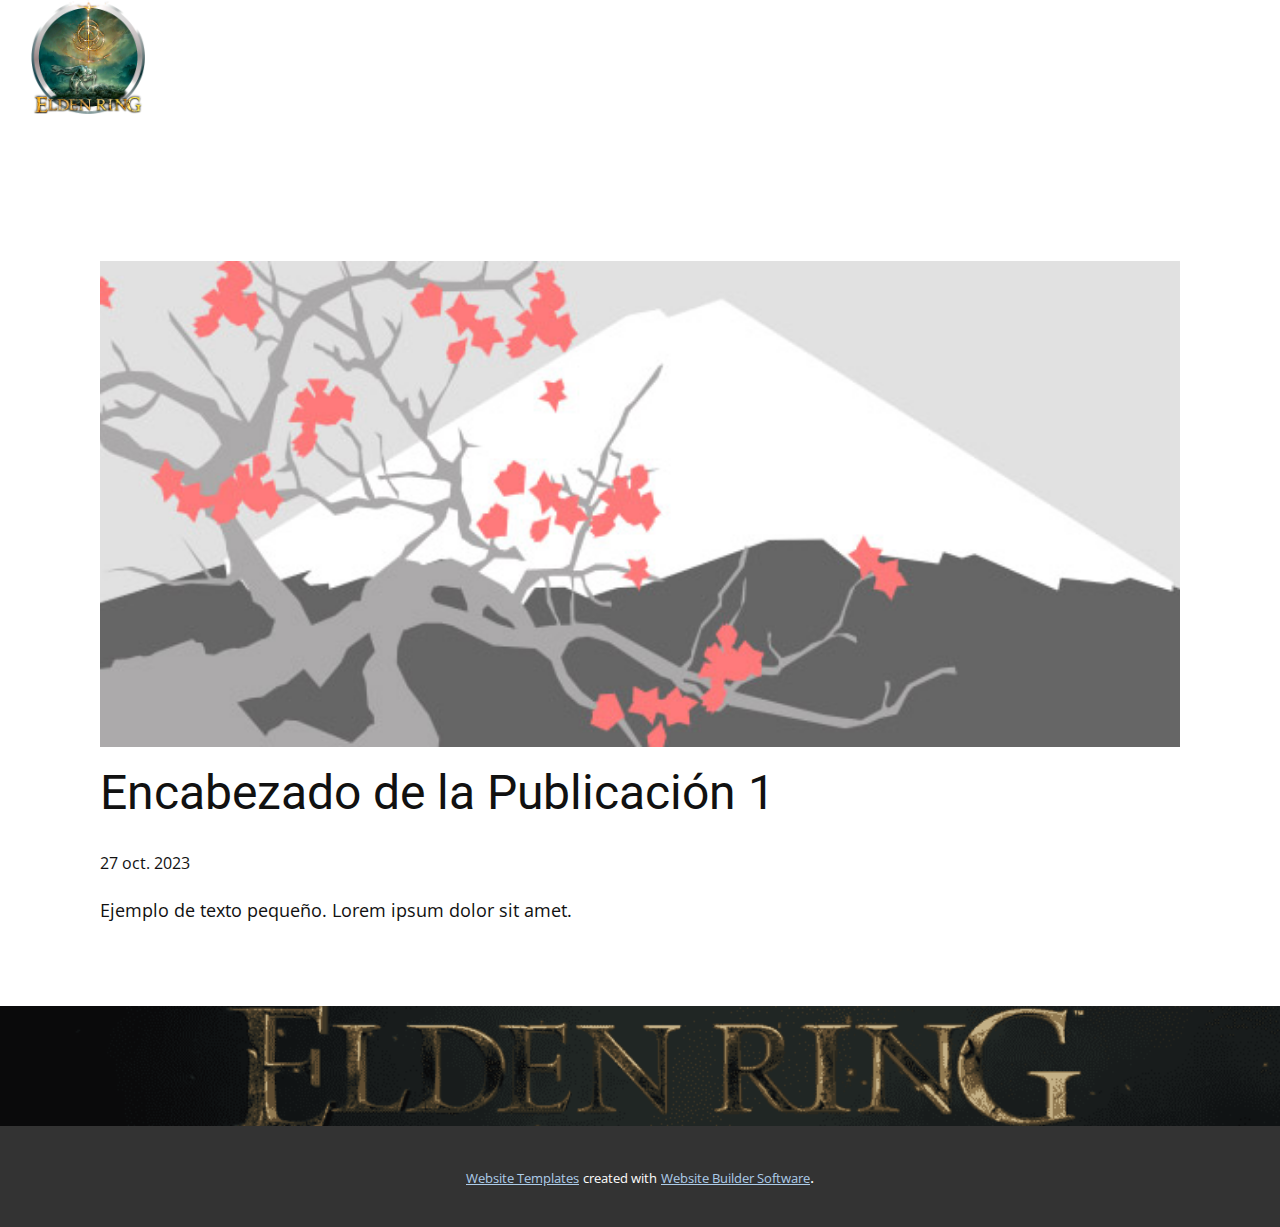
<file: blog/enviar.html>
<!DOCTYPE html>
<html style="font-size: 16px;" lang="es"><head>
    <meta name="viewport" content="width=device-width, initial-scale=1.0">
    <meta charset="utf-8">
    <meta name="keywords" content="Encabezado de la Publicación 1">
    <meta name="description" content="">
    <title>Encabezado de la Publicación 1</title>
    <link rel="stylesheet" href="../nicepage.css" media="screen">
<link rel="stylesheet" href="../Post-Template.css" media="screen">
    <script class="u-script" type="text/javascript" src="../jquery.js" defer=""></script>
    <script class="u-script" type="text/javascript" src="../nicepage.js" defer=""></script>
    <meta name="generator" content="Nicepage 5.20.7, nicepage.com">
    <link id="u-theme-google-font" rel="stylesheet" href="https://fonts.googleapis.com/css?family=Roboto:100,100i,300,300i,400,400i,500,500i,700,700i,900,900i|Open+Sans:300,300i,400,400i,500,500i,600,600i,700,700i,800,800i">
    
    
    
    <script type="application/ld+json">{
		"@context": "http://schema.org",
		"@type": "Organization",
		"name": "Elden Bild",
		"logo": "images/elden_ring_by_pooterman_df0orkx-fullview.png"
}</script>
    <meta name="theme-color" content="#478ac9">
  <meta data-intl-tel-input-cdn-path="intlTelInput/"></head>
  <body data-path-to-root="./" data-include-products="false" class="u-body u-xl-mode" data-lang="es"><header class="u-clearfix u-header u-header" id="sec-1ef9"><div class="u-clearfix u-sheet u-sheet-1">
        <a href="https://nicepage.com" class="u-image u-logo u-image-1" data-image-width="512" data-image-height="512">
          <img src="../images/elden_ring_by_pooterman_df0orkx-fullview.png" class="u-logo-image u-logo-image-1">
        </a>
      </div></header>
    <section class="u-align-center u-clearfix u-section-1" id="sec-ac0c">
      <div class="u-clearfix u-sheet u-valign-middle-md u-valign-middle-sm u-valign-middle-xs u-sheet-1"><!--post_details--><!--post_details_options_json--><!--{"source":""}--><!--/post_details_options_json--><!--blog_post-->
        <div class="u-container-style u-expanded-width u-post-details u-post-details-1">
          <div class="u-container-layout u-valign-middle u-container-layout-1"><!--blog_post_image-->
            <img alt="" class="u-blog-control u-expanded-width u-image u-image-default u-image-1" src="../images/0fd3416c.jpeg"><!--/blog_post_image--><!--blog_post_header-->
            <h2 class="u-blog-control u-text u-text-1">Encabezado de la Publicación 1</h2><!--/blog_post_header--><!--blog_post_metadata-->
            <div class="u-blog-control u-metadata u-metadata-1"><!--blog_post_metadata_date-->
              <span class="u-meta-date u-meta-icon">27 oct. 2023</span><!--/blog_post_metadata_date--><!--blog_post_metadata_category-->
              <!--/blog_post_metadata_category--><!--blog_post_metadata_comments-->
              <!--/blog_post_metadata_comments-->
            </div><!--/blog_post_metadata--><!--blog_post_content-->
            <div class="u-align-justify u-blog-control u-post-content u-text u-text-2 fr-view">
  Ejemplo de texto pequeño. Lorem ipsum dolor sit amet.
  </div><!--/blog_post_content-->
          </div>
        </div><!--/blog_post--><!--/post_details-->
      </div>
    </section>
    
    
    
    <footer class="u-align-center u-clearfix u-container-align-center u-footer u-image u-footer" id="sec-b8ff" data-image-width="862" data-image-height="485"><div class="u-clearfix u-sheet u-sheet-1"></div></footer>
    <section class="u-backlink u-clearfix u-grey-80">
      <a class="u-link" href="https://nicepage.com/website-templates" target="_blank">
        <span>Website Templates</span>
      </a>
      <p class="u-text">
        <span>created with</span>
      </p>
      <a class="u-link" href="" target="_blank">
        <span>Website Builder Software</span>
      </a>. 
    </section>
  
</body></html>
</file>
